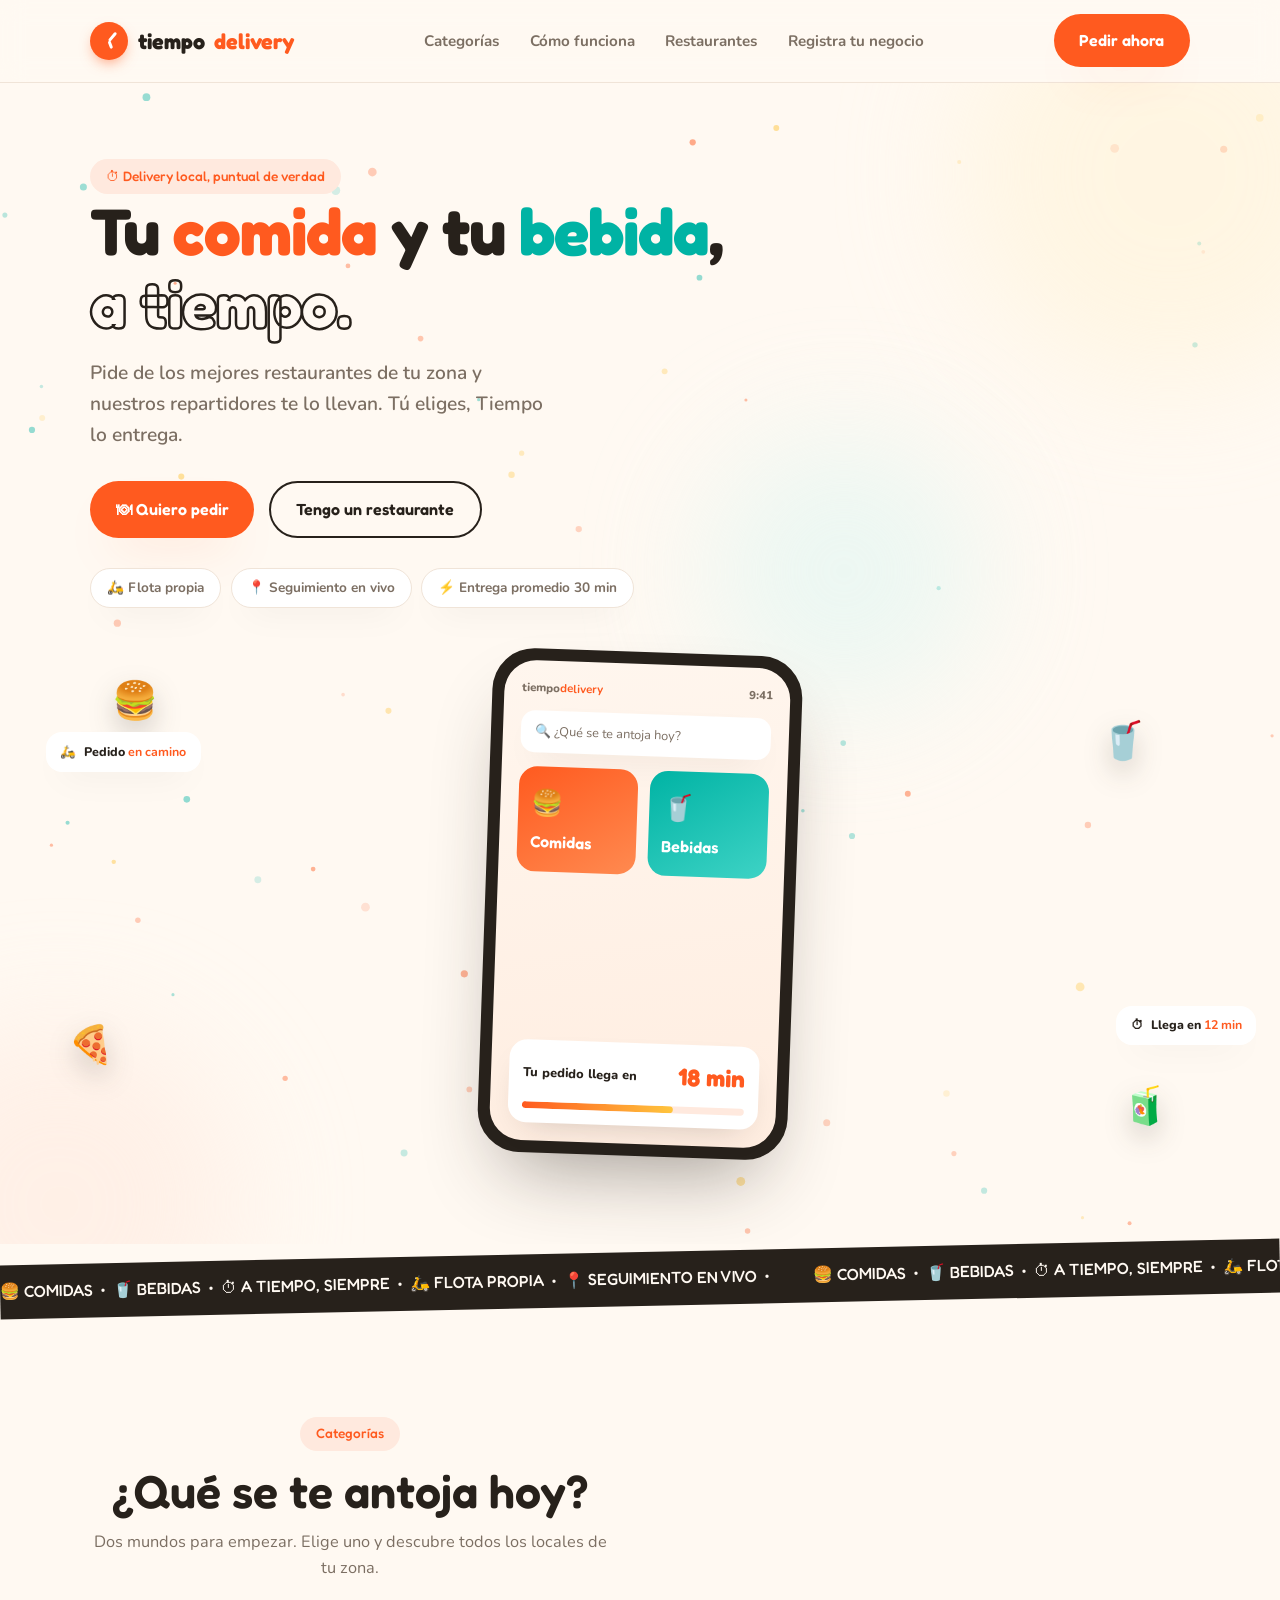
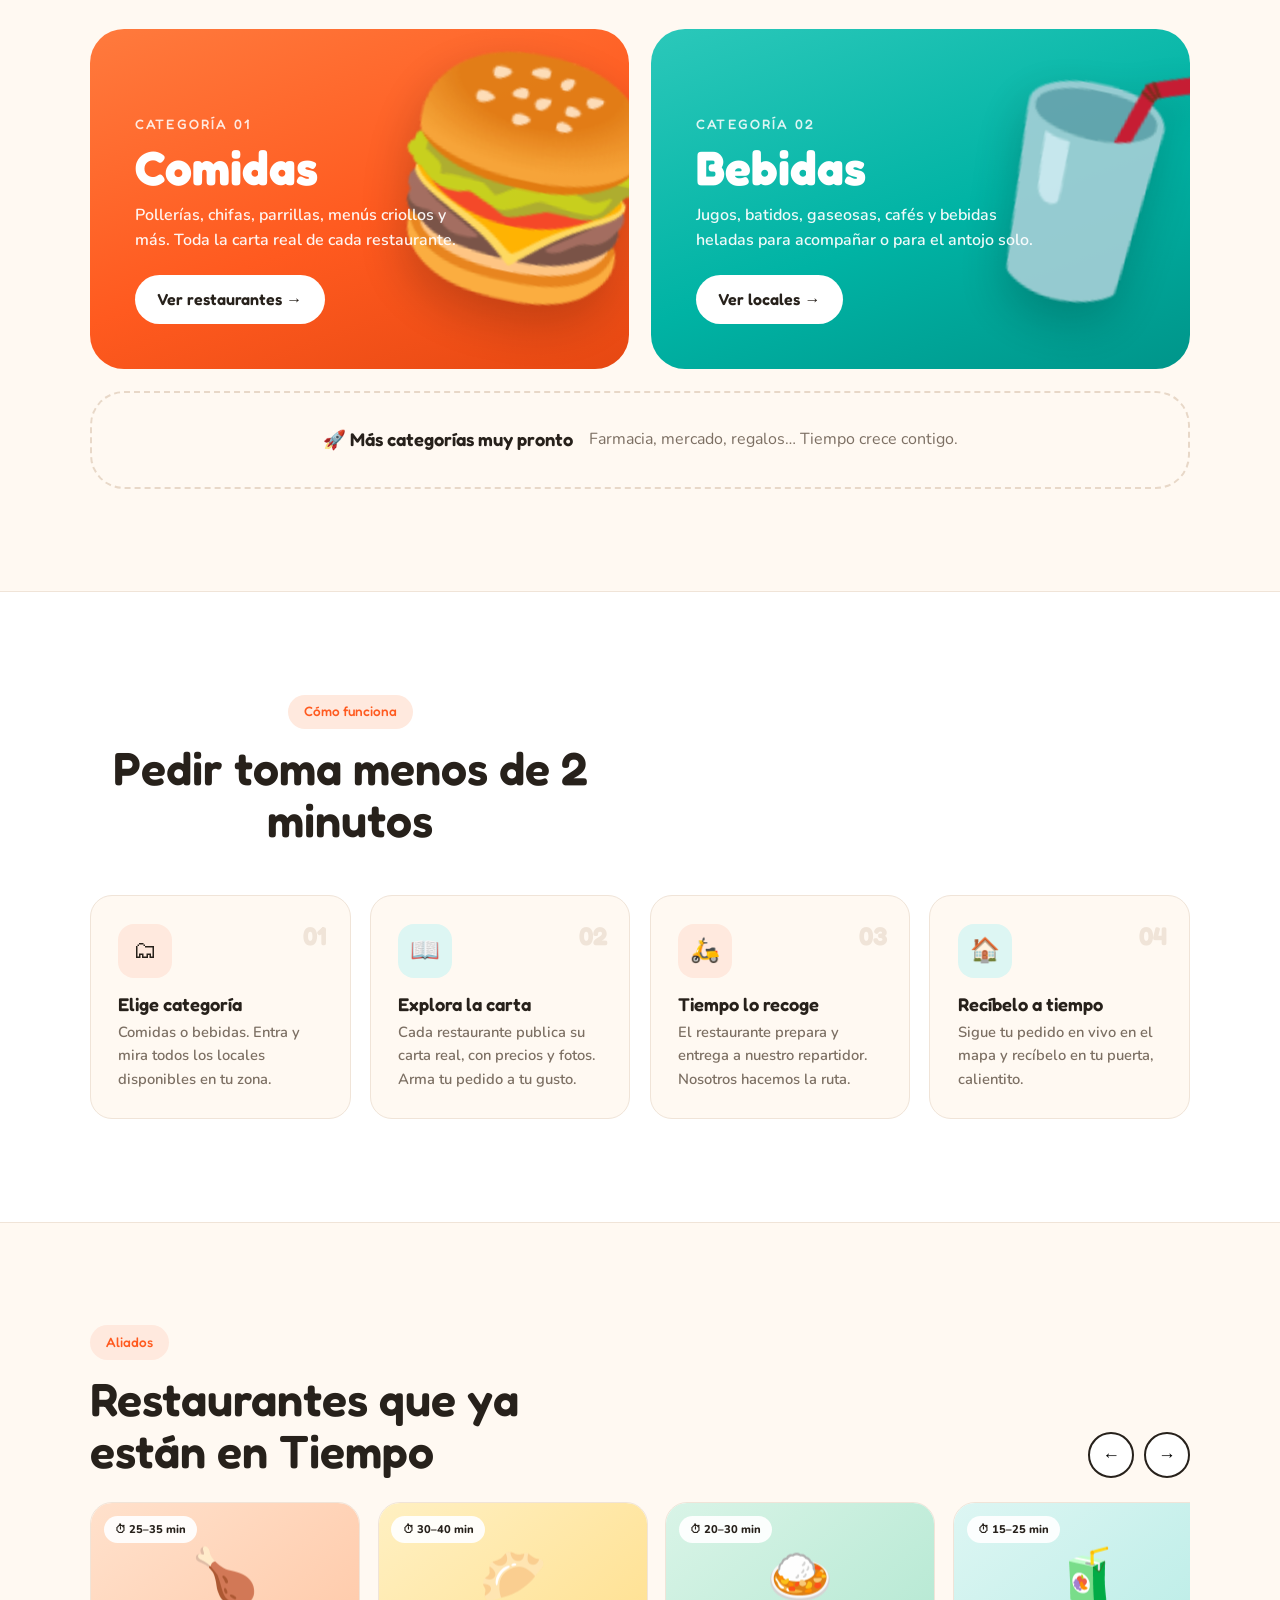
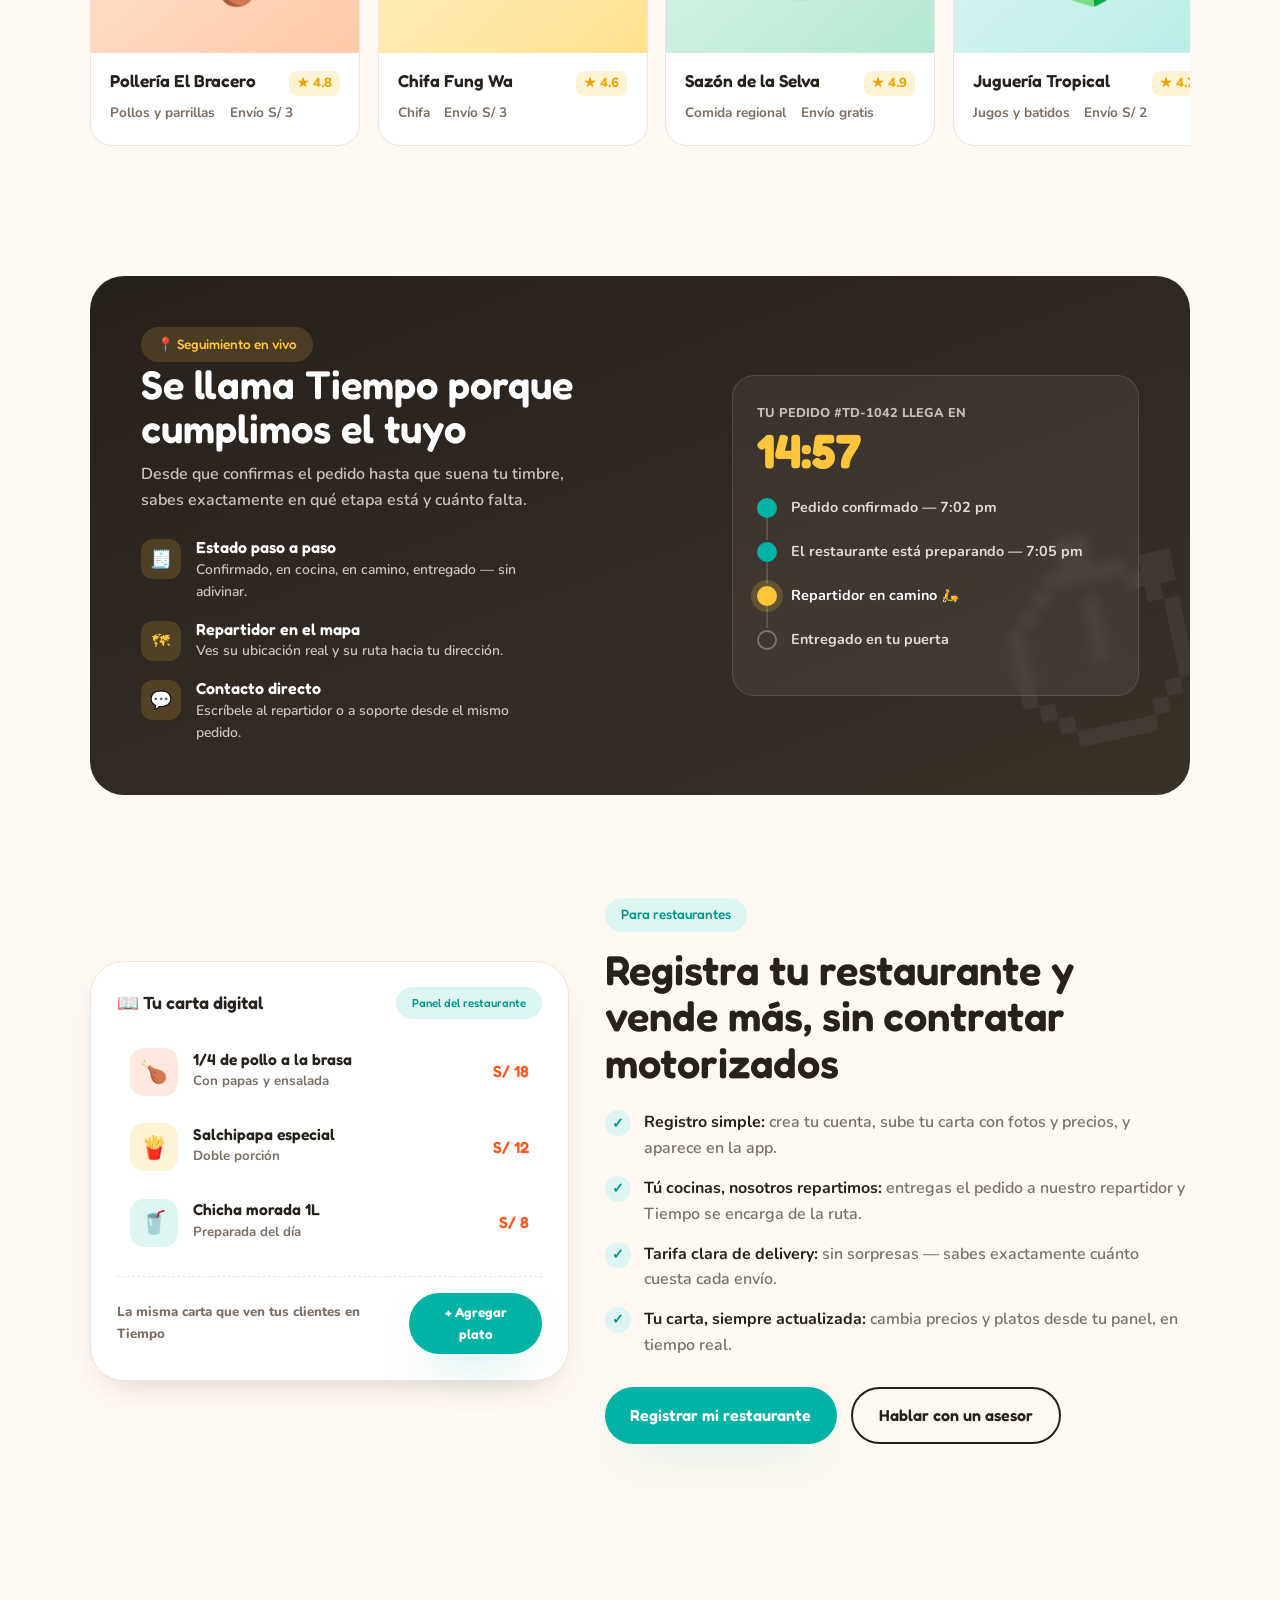
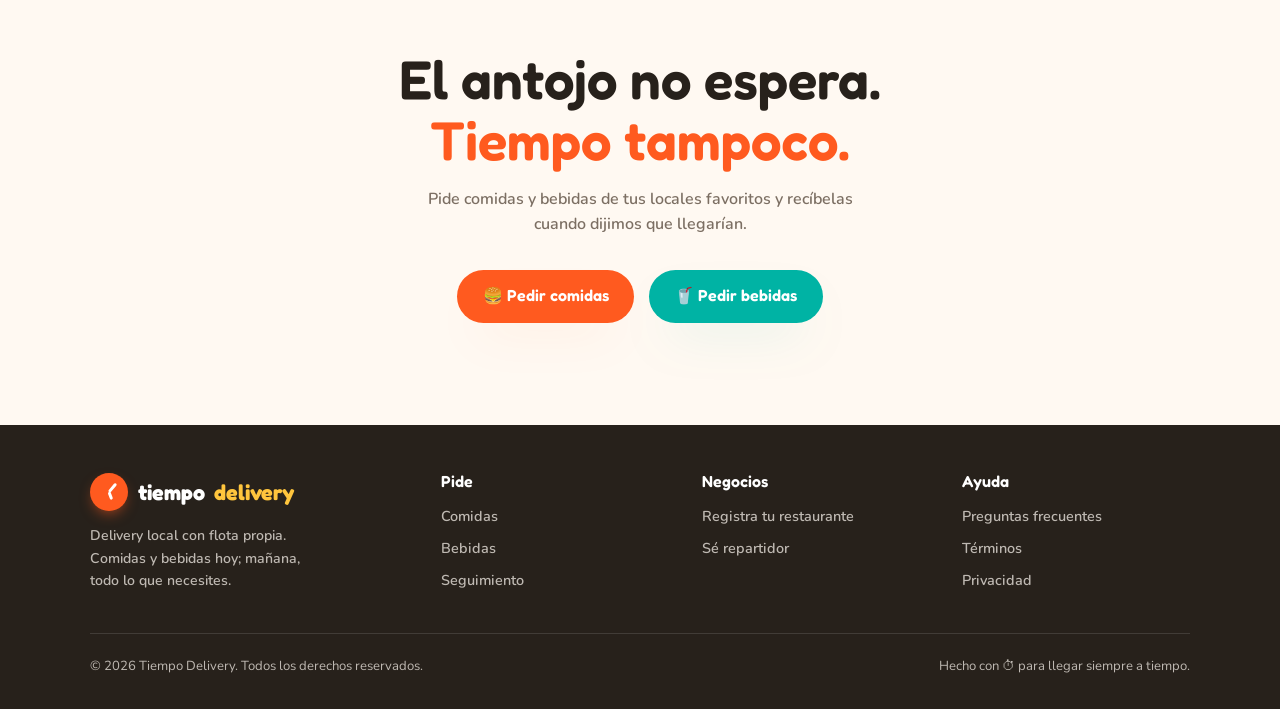
<file: public/sample/index.html>
<!DOCTYPE html>
<html lang="es">
<head>
<meta charset="UTF-8">
<meta name="viewport" content="width=device-width, initial-scale=1">
<title>Tiempo Delivery — Comidas y bebidas a tu puerta, a tiempo</title>
<link rel="preconnect" href="https://fonts.googleapis.com">
<link rel="preconnect" href="https://fonts.gstatic.com" crossorigin>
<link href="https://fonts.googleapis.com/css2?family=Fredoka:wght@400;500;600;700&family=Nunito:wght@400;600;700;800&display=swap" rel="stylesheet">
<style>
:root{
  --bg:#FFF9F2;
  --surface:#FFFFFF;
  --ink:#27211B;
  --muted:#7C6F63;
  --primary:#FF5A1F;
  --primary-deep:#E64812;
  --primary-soft:#FFE9DE;
  --accent:#FFC53D;
  --accent-soft:#FFF3D6;
  --drink:#00B3A4;
  --drink-deep:#00958A;
  --drink-soft:#DDF6F3;
  --line:#F0E4D8;
  --radius:22px;
  --radius-lg:34px;
  --shadow:0 24px 48px -24px rgba(255,90,31,0.35);
  --shadow-soft:0 14px 34px -18px rgba(39,33,27,0.25);
  --display:'Fredoka',sans-serif;
  --body:'Nunito',sans-serif;
}
*{box-sizing:border-box;margin:0;padding:0}
html{scroll-behavior:smooth}
body{background:var(--bg);color:var(--ink);font-family:var(--body);line-height:1.6;overflow-x:hidden;-webkit-font-smoothing:antialiased}
img,svg,canvas{max-width:100%;display:block}
a{color:inherit;text-decoration:none}
ul{list-style:none}
button{font:inherit;cursor:pointer;border:none;background:none}
h1,h2,h3,h4{font-family:var(--display);font-weight:600;line-height:1.12}
.container{width:100%;max-width:1180px;margin-inline:auto;padding-inline:clamp(1.25rem,4vw,2.5rem)}
.section{padding-block:clamp(3.5rem,8vw,6.5rem);position:relative}
.eyebrow{display:inline-flex;align-items:center;gap:.5rem;font-family:var(--display);font-weight:500;font-size:.85rem;color:var(--primary);background:var(--primary-soft);padding:.4rem 1rem;border-radius:999px}
.eyebrow.teal{color:var(--drink-deep);background:var(--drink-soft)}
.section-head{max-width:52ch;margin-bottom:clamp(2rem,5vw,3rem)}
.section-head h2{font-size:clamp(1.9rem,3.8vw + .6rem,2.9rem);margin-top:.9rem}
.section-head p{color:var(--muted);margin-top:.7rem;font-size:1.02rem}
.center{text-align:center}
.center .section-head{margin-inline:auto}

/* reveal */
.reveal{opacity:0;transform:translateY(26px);transition:opacity .8s cubic-bezier(.2,.7,.3,1),transform .8s cubic-bezier(.2,.7,.3,1)}
.reveal.in{opacity:1;transform:none}
.reveal[data-delay="1"]{transition-delay:.12s}
.reveal[data-delay="2"]{transition-delay:.24s}
.reveal[data-delay="3"]{transition-delay:.36s}

/* ============ NAV ============ */
header{position:sticky;top:0;z-index:80;background:rgba(255,249,242,.85);backdrop-filter:blur(12px);border-bottom:1px solid var(--line)}
.nav{display:flex;align-items:center;justify-content:space-between;padding-block:.9rem}
.logo{display:flex;align-items:center;gap:.6rem;font-family:var(--display);font-weight:700;font-size:1.35rem}
.logo b{color:var(--primary)}
.clock{width:38px;height:38px;border-radius:50%;background:var(--primary);position:relative;box-shadow:0 6px 14px -4px rgba(255,90,31,.6);flex:0 0 auto}
.clock::before,.clock::after{content:"";position:absolute;left:50%;bottom:50%;transform-origin:bottom center;background:#fff;border-radius:99px}
.clock::before{width:3px;height:11px;transform:translateX(-50%) rotate(40deg);animation:tick 6s linear infinite}
.clock::after{width:3px;height:8px;transform:translateX(-50%) rotate(160deg)}
@keyframes tick{to{transform:translateX(-50%) rotate(400deg)}}
.nav-links{display:none;gap:1.9rem;font-weight:700;font-size:.95rem;color:var(--muted)}
.nav-links a{transition:color .2s}
.nav-links a:hover{color:var(--primary)}
.btn{display:inline-flex;align-items:center;justify-content:center;gap:.5rem;font-family:var(--display);font-weight:600;font-size:1rem;padding:.85rem 1.6rem;border-radius:999px;transition:transform .18s,box-shadow .18s,background .18s;min-height:48px}
.btn-primary{background:var(--primary);color:#fff;box-shadow:var(--shadow)}
.btn-primary:hover{transform:translateY(-3px);background:var(--primary-deep)}
.btn-outline{border:2px solid var(--ink);color:var(--ink)}
.btn-outline:hover{background:var(--ink);color:#fff}
.btn-teal{background:var(--drink);color:#fff;box-shadow:0 24px 48px -24px rgba(0,179,164,.5)}
.btn-teal:hover{transform:translateY(-3px);background:var(--drink-deep)}
.menu-toggle{display:flex;width:44px;height:44px;border-radius:12px;border:2px solid var(--line);align-items:center;justify-content:center;font-size:1.2rem}
.nav-cta{display:none}
@media(min-width:860px){.nav-links{display:flex}.nav-cta{display:inline-flex}.menu-toggle{display:none}}
.mobile-menu{display:none;flex-direction:column;gap:1rem;padding:1.25rem clamp(1.25rem,4vw,2.5rem);background:var(--bg);border-bottom:1px solid var(--line);font-weight:700}
.mobile-menu.open{display:flex}

/* ============ HERO ============ */
.hero{position:relative;padding-block:clamp(2.5rem,6vw,5rem) clamp(3rem,7vw,5.5rem);overflow:hidden}
#particles{position:absolute;inset:0;width:100%;height:100%;pointer-events:none;z-index:0}
.blob{position:absolute;border-radius:50%;filter:blur(60px);opacity:.55;pointer-events:none;z-index:0}
.blob-1{width:420px;height:420px;background:var(--accent-soft);top:-120px;right:-100px}
.blob-2{width:360px;height:360px;background:var(--primary-soft);bottom:-140px;left:-120px}
.blob-3{width:280px;height:280px;background:var(--drink-soft);top:30%;left:55%}
.hero-grid{position:relative;z-index:2;display:grid;gap:2.75rem;grid-template-columns:1fr;align-items:center}
.hero h1{font-size:clamp(2.4rem,6.5vw + .5rem,4.1rem);font-weight:700;letter-spacing:-.015em}
.hero h1 .word-food{color:var(--primary)}
.hero h1 .word-drink{color:var(--drink)}
.hero h1 .stroke{color:transparent;-webkit-text-stroke:2.5px var(--ink)}
.hero p.lead{color:var(--muted);font-size:clamp(1rem,1.3vw + .75rem,1.2rem);max-width:38ch;margin-top:1.1rem;font-weight:600}
.hero-actions{display:flex;flex-wrap:wrap;gap:.9rem;margin-top:1.9rem}
.hero-badges{display:flex;flex-wrap:wrap;gap:.6rem;margin-top:1.9rem}
.badge{display:inline-flex;align-items:center;gap:.45rem;background:var(--surface);border:1.5px solid var(--line);border-radius:999px;padding:.5rem 1rem;font-size:.85rem;font-weight:700;color:var(--muted);box-shadow:var(--shadow-soft)}

/* hero phone mock */
.hero-visual{position:relative;display:flex;justify-content:center}
.phone{position:relative;width:min(310px,80vw);background:var(--ink);border-radius:42px;padding:12px;box-shadow:0 40px 80px -30px rgba(39,33,27,.45);transform:rotate(2deg)}
.phone-screen{background:linear-gradient(170deg,#FFF6EE,#FFEDE0);border-radius:32px;padding:1.1rem;min-height:480px;display:flex;flex-direction:column;gap:.9rem}
.phone-top{display:flex;justify-content:space-between;align-items:center;font-size:.72rem;font-weight:800;color:var(--muted)}
.phone-search{background:#fff;border-radius:14px;padding:.65rem .9rem;font-size:.8rem;color:var(--muted);display:flex;gap:.5rem;align-items:center;box-shadow:var(--shadow-soft)}
.phone-cats{display:grid;grid-template-columns:1fr 1fr;gap:.7rem}
.phone-cat{border-radius:18px;padding:1rem .85rem;color:#fff;font-family:var(--display);font-weight:600;font-size:1rem;display:flex;flex-direction:column;gap:.4rem}
.phone-cat span{font-size:1.6rem}
.phone-cat.food{background:linear-gradient(150deg,var(--primary),#FF8A50)}
.phone-cat.drink{background:linear-gradient(150deg,var(--drink),#3ED3C5)}
.phone-order{background:#fff;border-radius:18px;padding:.9rem;box-shadow:var(--shadow-soft);margin-top:auto}
.phone-order .row{display:flex;justify-content:space-between;align-items:center;font-size:.8rem;font-weight:800}
.phone-order .eta{font-family:var(--display);color:var(--primary);font-size:1.5rem;font-weight:700}
.phone-order .bar{height:7px;border-radius:99px;background:var(--primary-soft);margin-top:.6rem;overflow:hidden}
.phone-order .bar i{display:block;height:100%;width:0;border-radius:99px;background:linear-gradient(90deg,var(--primary),var(--accent));animation:fill 3.4s ease-out forwards}
@keyframes fill{to{width:68%}}
.float{position:absolute;font-size:2.3rem;filter:drop-shadow(0 12px 14px rgba(39,33,27,.2));transition:transform .3s ease-out;will-change:transform;z-index:3}
.float-1{top:4%;left:2%}
.float-2{top:12%;right:4%}
.float-3{bottom:16%;left:-2%}
.float-4{bottom:4%;right:2%}
.float-tag{position:absolute;background:var(--surface);border-radius:16px;padding:.6rem .9rem;font-size:.78rem;font-weight:800;box-shadow:var(--shadow-soft);display:flex;gap:.5rem;align-items:center;z-index:3;animation:bob 4.5s ease-in-out infinite}
.float-tag b{color:var(--primary)}
.tag-1{top:16%;left:-4%;animation-delay:.4s}
.tag-2{bottom:22%;right:-6%}
@keyframes bob{0%,100%{transform:translateY(0)}50%{transform:translateY(-12px)}}

/* marquee */
.marquee{background:var(--ink);color:var(--bg);overflow:hidden;padding-block:.9rem;transform:rotate(-1.2deg);margin-block:.5rem}
.marquee-track{display:flex;gap:2.5rem;width:max-content;animation:scrollx 22s linear infinite;font-family:var(--display);font-weight:500;font-size:1rem;white-space:nowrap}
.marquee-track span{display:flex;align-items:center;gap:2.5rem}
@keyframes scrollx{to{transform:translateX(-50%)}}

/* ============ CATEGORÍAS ============ */
.cats-grid{display:grid;gap:1.4rem;grid-template-columns:1fr;perspective:1200px}
.cat-card{position:relative;border-radius:var(--radius-lg);padding:clamp(1.8rem,4vw,2.8rem);min-height:340px;display:flex;flex-direction:column;justify-content:flex-end;color:#fff;overflow:hidden;transform-style:preserve-3d;transition:transform .35s ease,box-shadow .35s ease;cursor:pointer}
.cat-card::after{content:"";position:absolute;inset:0;background:radial-gradient(600px 300px at var(--mx,70%) var(--my,20%),rgba(255,255,255,.28),transparent 60%);opacity:0;transition:opacity .35s}
.cat-card:hover::after{opacity:1}
.cat-card:hover{box-shadow:0 40px 70px -30px rgba(39,33,27,.4)}
.cat-food{background:linear-gradient(160deg,#FF7A3D,var(--primary) 55%,var(--primary-deep))}
.cat-drink{background:linear-gradient(160deg,#2BC8BA,var(--drink) 55%,var(--drink-deep))}
.cat-emoji{position:absolute;top:-8%;right:-6%;font-size:clamp(9rem,20vw,14rem);opacity:.9;transform:rotate(12deg);transition:transform .5s ease;filter:drop-shadow(0 20px 24px rgba(0,0,0,.22))}
.cat-card:hover .cat-emoji{transform:rotate(4deg) scale(1.12)}
.cat-kicker{font-family:var(--display);font-weight:500;font-size:.85rem;letter-spacing:.16em;text-transform:uppercase;opacity:.85}
.cat-card h3{font-size:clamp(2rem,4.5vw,3rem);font-weight:700;margin-block:.3rem .5rem}
.cat-card p{max-width:34ch;font-weight:600;opacity:.94}
.cat-link{margin-top:1.3rem;display:inline-flex;align-items:center;gap:.55rem;background:#fff;color:var(--ink);border-radius:999px;padding:.75rem 1.4rem;font-family:var(--display);font-weight:600;width:fit-content;transition:gap .2s,transform .2s}
.cat-card:hover .cat-link{gap:.9rem;transform:translateY(-2px)}
.cat-soon{border:2.5px dashed #E8D8C8;border-radius:var(--radius-lg);display:flex;flex-direction:column;align-items:center;justify-content:center;gap:.5rem;padding:2rem;color:var(--muted);text-align:center;min-height:180px}
.cat-soon b{font-family:var(--display);font-weight:600;color:var(--ink);font-size:1.15rem}
@media(min-width:768px){.cats-grid{grid-template-columns:1fr 1fr}.cat-soon{grid-column:1/-1;flex-direction:row;min-height:auto;justify-content:center;gap:1rem}}

/* ============ CÓMO FUNCIONA ============ */
.how-bg{background:var(--surface);border-block:1px solid var(--line)}
.steps{display:grid;gap:1.2rem;grid-template-columns:1fr;counter-reset:step}
.step{background:var(--bg);border:1.5px solid var(--line);border-radius:var(--radius);padding:1.7rem;position:relative;transition:transform .25s,box-shadow .25s}
.step:hover{transform:translateY(-6px);box-shadow:var(--shadow-soft)}
.step-icon{width:54px;height:54px;border-radius:16px;display:flex;align-items:center;justify-content:center;font-size:1.5rem;margin-bottom:1rem;background:var(--primary-soft)}
.step:nth-child(even) .step-icon{background:var(--drink-soft)}
.step h3{font-size:1.15rem;margin-bottom:.4rem}
.step p{color:var(--muted);font-size:.92rem;font-weight:600}
.step::before{counter-increment:step;content:"0" counter(step);position:absolute;top:1.2rem;right:1.4rem;font-family:var(--display);font-weight:700;font-size:1.6rem;color:var(--line)}
@media(min-width:768px){.steps{grid-template-columns:repeat(2,1fr)}}
@media(min-width:1024px){.steps{grid-template-columns:repeat(4,1fr)}}

/* ============ RESTAURANTES SLIDER ============ */
.slider-head{display:flex;align-items:flex-end;justify-content:space-between;gap:1rem;flex-wrap:wrap}
.slider-nav{display:flex;gap:.6rem}
.slider-nav button{width:46px;height:46px;border-radius:50%;border:2px solid var(--ink);font-size:1.1rem;transition:background .2s,color .2s;background:var(--surface)}
.slider-nav button:hover{background:var(--ink);color:#fff}
.slider{display:flex;gap:1.1rem;overflow-x:auto;scroll-snap-type:x mandatory;padding:1.5rem .25rem 1.75rem;scrollbar-width:none}
.slider::-webkit-scrollbar{display:none}
.rest-card{flex:0 0 min(270px,78vw);scroll-snap-align:start;background:var(--surface);border:1.5px solid var(--line);border-radius:var(--radius);overflow:hidden;transition:transform .3s,box-shadow .3s}
.rest-card:hover{transform:translateY(-8px) scale(1.02);box-shadow:var(--shadow-soft)}
.rest-thumb{height:150px;display:flex;align-items:center;justify-content:center;font-size:3.4rem;position:relative;overflow:hidden}
.rest-thumb span{transition:transform .45s ease}
.rest-card:hover .rest-thumb span{transform:scale(1.25) rotate(-6deg)}
.rest-tag{position:absolute;top:.8rem;left:.8rem;background:rgba(255,255,255,.92);color:var(--ink);font-size:.7rem;font-weight:800;border-radius:999px;padding:.3rem .7rem}
.rest-body{padding:1.1rem 1.2rem 1.3rem}
.rest-body .top{display:flex;justify-content:space-between;align-items:baseline;gap:.5rem}
.rest-body h3{font-size:1.08rem}
.rating{font-weight:800;font-size:.82rem;color:#E8A500;background:var(--accent-soft);border-radius:8px;padding:.15rem .5rem}
.rest-meta{color:var(--muted);font-size:.85rem;font-weight:700;margin-top:.35rem;display:flex;gap:.9rem}

/* ============ TRACKING ============ */
.track{background:linear-gradient(160deg,var(--ink),#3A3129);color:var(--bg);border-radius:var(--radius-lg);padding:clamp(1.8rem,5vw,3.2rem);display:grid;gap:2.5rem;grid-template-columns:1fr;overflow:hidden;position:relative}
.track::before{content:"⏱";position:absolute;font-size:16rem;opacity:.05;right:-3rem;bottom:-4rem;transform:rotate(-12deg)}
.track h2{font-size:clamp(1.7rem,3.4vw + .5rem,2.5rem);color:#fff}
.track p{color:rgba(255,249,242,.75);font-weight:600;margin-top:.7rem;max-width:44ch}
.track-list{margin-top:1.6rem;display:flex;flex-direction:column;gap:1.1rem}
.track-item{display:flex;gap:.9rem;align-items:flex-start}
.track-dot{width:40px;height:40px;flex:0 0 auto;border-radius:12px;background:rgba(255,197,61,.16);color:var(--accent);display:flex;align-items:center;justify-content:center;font-size:1.1rem}
.track-item h4{color:#fff;font-size:1rem}
.track-item p{font-size:.87rem;margin-top:.1rem}
.track-demo{background:rgba(255,255,255,.06);border:1px solid rgba(255,255,255,.12);border-radius:var(--radius);padding:1.5rem;backdrop-filter:blur(4px)}
.track-demo .eta-big{font-family:var(--display);font-weight:700;font-size:3rem;color:var(--accent);line-height:1}
.track-steps{display:flex;flex-direction:column;gap:0;margin-top:1.4rem}
.tstep{display:flex;gap:.9rem;align-items:flex-start;position:relative;padding-bottom:1.3rem}
.tstep::before{content:"";position:absolute;left:9px;top:22px;bottom:0;width:2px;background:rgba(255,255,255,.15)}
.tstep:last-child::before{display:none}
.tstep i{width:20px;height:20px;border-radius:50%;flex:0 0 auto;border:2px solid rgba(255,255,255,.3);background:transparent;margin-top:2px}
.tstep.done i{background:var(--drink);border-color:var(--drink)}
.tstep.active i{background:var(--accent);border-color:var(--accent);box-shadow:0 0 0 6px rgba(255,197,61,.2);animation:pulse 1.6s ease-in-out infinite}
@keyframes pulse{50%{box-shadow:0 0 0 10px rgba(255,197,61,.08)}}
.tstep span{font-size:.9rem;font-weight:700;color:rgba(255,249,242,.85)}
.tstep.active span{color:#fff}
@media(min-width:900px){.track{grid-template-columns:1.15fr .85fr;align-items:center}}

/* ============ RESTAURANTE PARTNER ============ */
.partner{display:grid;gap:2.25rem;grid-template-columns:1fr;align-items:center}
.partner-visual{background:var(--surface);border:1.5px solid var(--line);border-radius:var(--radius-lg);padding:1.6rem;box-shadow:var(--shadow-soft)}
.menu-row{display:flex;align-items:center;gap:.9rem;padding:.85rem;border-radius:16px;transition:background .2s}
.menu-row:hover{background:var(--bg)}
.menu-row .mi{width:48px;height:48px;border-radius:14px;display:flex;align-items:center;justify-content:center;font-size:1.4rem;background:var(--primary-soft);flex:0 0 auto}
.menu-row div{flex:1}
.menu-row h4{font-size:.98rem}
.menu-row small{color:var(--muted);font-weight:700}
.menu-row .price{font-family:var(--display);font-weight:600;color:var(--primary)}
.partner-benefits{margin-top:1.5rem;display:flex;flex-direction:column;gap:.9rem}
.pb{display:flex;gap:.8rem;align-items:flex-start;font-weight:600;color:var(--muted)}
.pb::before{content:"✓";width:26px;height:26px;flex:0 0 auto;border-radius:50%;background:var(--drink-soft);color:var(--drink-deep);display:flex;align-items:center;justify-content:center;font-weight:800;font-size:.85rem}
.pb b{color:var(--ink)}
@media(min-width:900px){.partner{grid-template-columns:.9fr 1.1fr}}

/* ============ CTA FINAL ============ */
.final{position:relative;text-align:center;overflow:hidden}
.final h2{font-size:clamp(2.1rem,5vw + .5rem,3.4rem);max-width:20ch;margin-inline:auto}
.final h2 em{font-style:normal;color:var(--primary)}
.final p{color:var(--muted);font-weight:600;max-width:44ch;margin:1rem auto 0}
.final-actions{display:flex;flex-wrap:wrap;gap:.9rem;justify-content:center;margin-top:2rem}

/* ============ FOOTER ============ */
footer{background:var(--ink);color:rgba(255,249,242,.7);padding-block:3rem 2rem}
.footer-grid{display:grid;gap:2rem;grid-template-columns:1fr}
.footer-col h4{color:#fff;font-size:1rem;margin-bottom:.9rem}
.footer-col ul{display:flex;flex-direction:column;gap:.55rem;font-size:.9rem;font-weight:600}
.footer-col a:hover{color:var(--accent)}
.footer-bottom{margin-top:2.5rem;padding-top:1.4rem;border-top:1px solid rgba(255,255,255,.12);font-size:.82rem;display:flex;flex-direction:column;gap:.7rem}
@media(min-width:768px){.footer-grid{grid-template-columns:1.4fr 1fr 1fr 1fr}.footer-bottom{flex-direction:row;justify-content:space-between}}

@media(prefers-reduced-motion:reduce){
  *,*::before,*::after{animation:none!important;transition:none!important}
  .reveal{opacity:1;transform:none}
}
</style>
</head>
<body>

<header>
  <nav class="nav container">
    <a class="logo" href="#inicio"><span class="clock" aria-hidden="true"></span>tiempo<b>delivery</b></a>
    <ul class="nav-links">
      <li><a href="#categorias">Categorías</a></li>
      <li><a href="#como-funciona">Cómo funciona</a></li>
      <li><a href="restaurantes.html">Restaurantes</a></li>
      <li><a href="#partner">Registra tu negocio</a></li>
    </ul>
    <a href="#categorias" class="btn btn-primary nav-cta">Pedir ahora</a>
    <button class="menu-toggle" aria-label="Abrir menú" aria-expanded="false">☰</button>
  </nav>
  <div class="mobile-menu" id="mobileMenu">
    <a href="#categorias">Categorías</a>
    <a href="#como-funciona">Cómo funciona</a>
    <a href="restaurantes.html">Restaurantes</a>
    <a href="#partner">Registra tu negocio</a>
    <a href="#categorias" class="btn btn-primary">Pedir ahora</a>
  </div>
</header>

<main id="inicio">

  <!-- HERO -->
  <section class="hero">
    <canvas id="particles" aria-hidden="true"></canvas>
    <div class="blob blob-1" data-parallax="0.25"></div>
    <div class="blob blob-2" data-parallax="0.15"></div>
    <div class="blob blob-3" data-parallax="0.35"></div>

    <div class="container hero-grid">
      <div class="reveal in">
        <span class="eyebrow">⏱ Delivery local, puntual de verdad</span>
        <h1>Tu <span class="word-food">comida</span> y tu <span class="word-drink">bebida</span>,<br><span class="stroke">a tiempo.</span></h1>
        <p class="lead">Pide de los mejores restaurantes de tu zona y nuestros repartidores te lo llevan. Tú eliges, Tiempo lo entrega.</p>
        <div class="hero-actions">
          <a href="#categorias" class="btn btn-primary">🍽 Quiero pedir</a>
          <a href="#partner" class="btn btn-outline">Tengo un restaurante</a>
        </div>
        <div class="hero-badges">
          <span class="badge">🛵 Flota propia</span>
          <span class="badge">📍 Seguimiento en vivo</span>
          <span class="badge">⚡ Entrega promedio 30 min</span>
        </div>
      </div>

      <div class="hero-visual">
        <span class="float float-1" data-follow="26">🍔</span>
        <span class="float float-2" data-follow="-20">🥤</span>
        <span class="float float-3" data-follow="18">🍕</span>
        <span class="float float-4" data-follow="-28">🧃</span>
        <div class="float-tag tag-1">🛵 <span>Pedido <b>en camino</b></span></div>
        <div class="float-tag tag-2">⏱ <span>Llega en <b>12 min</b></span></div>

        <div class="phone" data-tilt>
          <div class="phone-screen">
            <div class="phone-top"><span>tiempo<b style="color:var(--primary)">delivery</b></span><span>9:41</span></div>
            <div class="phone-search">🔍 ¿Qué se te antoja hoy?</div>
            <div class="phone-cats">
              <div class="phone-cat food"><span>🍔</span>Comidas</div>
              <div class="phone-cat drink"><span>🥤</span>Bebidas</div>
            </div>
            <div class="phone-order">
              <div class="row"><span>Tu pedido llega en</span><span class="eta">18 min</span></div>
              <div class="bar"><i></i></div>
            </div>
          </div>
        </div>
      </div>
    </div>
  </section>

  <!-- MARQUEE -->
  <div class="marquee" aria-hidden="true">
    <div class="marquee-track">
      <span>🍔 COMIDAS &nbsp;•&nbsp; 🥤 BEBIDAS &nbsp;•&nbsp; ⏱ A TIEMPO, SIEMPRE &nbsp;•&nbsp; 🛵 FLOTA PROPIA &nbsp;•&nbsp; 📍 SEGUIMIENTO EN VIVO &nbsp;•&nbsp;</span>
      <span>🍔 COMIDAS &nbsp;•&nbsp; 🥤 BEBIDAS &nbsp;•&nbsp; ⏱ A TIEMPO, SIEMPRE &nbsp;•&nbsp; 🛵 FLOTA PROPIA &nbsp;•&nbsp; 📍 SEGUIMIENTO EN VIVO &nbsp;•&nbsp;</span>
    </div>
  </div>

  <!-- CATEGORÍAS -->
  <section class="section" id="categorias">
    <div class="container">
      <div class="section-head center reveal">
        <span class="eyebrow">Categorías</span>
        <h2>¿Qué se te antoja hoy?</h2>
        <p>Dos mundos para empezar. Elige uno y descubre todos los locales de tu zona.</p>
      </div>

      <div class="cats-grid">
        <a href="restaurantes.html" class="cat-card cat-food reveal" data-tilt data-glow>
          <span class="cat-emoji" aria-hidden="true">🍔</span>
          <span class="cat-kicker">Categoría 01</span>
          <h3>Comidas</h3>
          <p>Pollerías, chifas, parrillas, menús criollos y más. Toda la carta real de cada restaurante.</p>
          <span class="cat-link">Ver restaurantes →</span>
        </a>

        <a href="restaurantes.html?cat=bebidas" class="cat-card cat-drink reveal" data-delay="1" data-tilt data-glow>
          <span class="cat-emoji" aria-hidden="true">🥤</span>
          <span class="cat-kicker">Categoría 02</span>
          <h3>Bebidas</h3>
          <p>Jugos, batidos, gaseosas, cafés y bebidas heladas para acompañar o para el antojo solo.</p>
          <span class="cat-link">Ver locales →</span>
        </a>

        <div class="cat-soon reveal" data-delay="2">
          <b>🚀 Más categorías muy pronto</b>
          <span>Farmacia, mercado, regalos… Tiempo crece contigo.</span>
        </div>
      </div>
    </div>
  </section>

  <!-- CÓMO FUNCIONA -->
  <section class="section how-bg" id="como-funciona">
    <div class="container">
      <div class="section-head center reveal">
        <span class="eyebrow">Cómo funciona</span>
        <h2>Pedir toma menos de 2 minutos</h2>
      </div>
      <div class="steps">
        <div class="step reveal"><div class="step-icon">🗂</div><h3>Elige categoría</h3><p>Comidas o bebidas. Entra y mira todos los locales disponibles en tu zona.</p></div>
        <div class="step reveal" data-delay="1"><div class="step-icon">📖</div><h3>Explora la carta</h3><p>Cada restaurante publica su carta real, con precios y fotos. Arma tu pedido a tu gusto.</p></div>
        <div class="step reveal" data-delay="2"><div class="step-icon">🛵</div><h3>Tiempo lo recoge</h3><p>El restaurante prepara y entrega a nuestro repartidor. Nosotros hacemos la ruta.</p></div>
        <div class="step reveal" data-delay="3"><div class="step-icon">🏠</div><h3>Recíbelo a tiempo</h3><p>Sigue tu pedido en vivo en el mapa y recíbelo en tu puerta, calientito.</p></div>
      </div>
    </div>
  </section>

  <!-- RESTAURANTES -->
  <section class="section" id="restaurantes">
    <div class="container">
      <div class="slider-head reveal">
        <div class="section-head" style="margin-bottom:0">
          <span class="eyebrow">Aliados</span>
          <h2>Restaurantes que ya están en Tiempo</h2>
        </div>
        <div class="slider-nav">
          <button id="prevBtn" aria-label="Anterior">←</button>
          <button id="nextBtn" aria-label="Siguiente">→</button>
        </div>
      </div>

      <div class="slider" id="slider">
        <a href="carta.html" class="rest-card">
          <div class="rest-thumb" style="background:linear-gradient(140deg,#FFE1CC,#FFC9A8)"><span>🍗</span><span class="rest-tag">⏱ 25–35 min</span></div>
          <div class="rest-body"><div class="top"><h3>Pollería El Bracero</h3><span class="rating">★ 4.8</span></div><div class="rest-meta"><span>Pollos y parrillas</span><span>Envío S/ 3</span></div></div>
        </a>
        <a href="carta.html" class="rest-card">
          <div class="rest-thumb" style="background:linear-gradient(140deg,#FFF0C2,#FFE08F)"><span>🥟</span><span class="rest-tag">⏱ 30–40 min</span></div>
          <div class="rest-body"><div class="top"><h3>Chifa Fung Wa</h3><span class="rating">★ 4.6</span></div><div class="rest-meta"><span>Chifa</span><span>Envío S/ 3</span></div></div>
        </a>
        <a href="carta.html" class="rest-card">
          <div class="rest-thumb" style="background:linear-gradient(140deg,#D9F4E7,#B4E8D2)"><span>🍛</span><span class="rest-tag">⏱ 20–30 min</span></div>
          <div class="rest-body"><div class="top"><h3>Sazón de la Selva</h3><span class="rating">★ 4.9</span></div><div class="rest-meta"><span>Comida regional</span><span>Envío gratis</span></div></div>
        </a>
        <a href="carta.html" class="rest-card">
          <div class="rest-thumb" style="background:linear-gradient(140deg,#DDF6F3,#B8ECE6)"><span>🧃</span><span class="rest-tag">⏱ 15–25 min</span></div>
          <div class="rest-body"><div class="top"><h3>Juguería Tropical</h3><span class="rating">★ 4.7</span></div><div class="rest-meta"><span>Jugos y batidos</span><span>Envío S/ 2</span></div></div>
        </a>
        <a href="carta.html" class="rest-card">
          <div class="rest-thumb" style="background:linear-gradient(140deg,#FFE3E0,#FFC7C2)"><span>🍕</span><span class="rest-tag">⏱ 30–40 min</span></div>
          <div class="rest-body"><div class="top"><h3>Pizzería La Leña</h3><span class="rating">★ 4.5</span></div><div class="rest-meta"><span>Pizzas al horno</span><span>Envío S/ 3</span></div></div>
        </a>
      </div>
    </div>
  </section>

  <!-- TRACKING -->
  <section class="section" style="padding-top:0" id="seguimiento">
    <div class="container">
      <div class="track reveal">
        <div>
          <span class="eyebrow" style="background:rgba(255,197,61,.15);color:var(--accent)">📍 Seguimiento en vivo</span>
          <h2>Se llama Tiempo porque cumplimos el tuyo</h2>
          <p>Desde que confirmas el pedido hasta que suena tu timbre, sabes exactamente en qué etapa está y cuánto falta.</p>
          <div class="track-list">
            <div class="track-item"><div class="track-dot">🧾</div><div><h4>Estado paso a paso</h4><p>Confirmado, en cocina, en camino, entregado — sin adivinar.</p></div></div>
            <div class="track-item"><div class="track-dot">🗺</div><div><h4>Repartidor en el mapa</h4><p>Ves su ubicación real y su ruta hacia tu dirección.</p></div></div>
            <div class="track-item"><div class="track-dot">💬</div><div><h4>Contacto directo</h4><p>Escríbele al repartidor o a soporte desde el mismo pedido.</p></div></div>
          </div>
        </div>
        <div class="track-demo">
          <span style="font-size:.8rem;font-weight:800;opacity:.7">TU PEDIDO #TD-1042 LLEGA EN</span>
          <div class="eta-big" id="etaCounter">14:59</div>
          <div class="track-steps">
            <div class="tstep done"><i></i><span>Pedido confirmado — 7:02 pm</span></div>
            <div class="tstep done"><i></i><span>El restaurante está preparando — 7:05 pm</span></div>
            <div class="tstep active"><i></i><span>Repartidor en camino 🛵</span></div>
            <div class="tstep"><i></i><span>Entregado en tu puerta</span></div>
          </div>
        </div>
      </div>
    </div>
  </section>

  <!-- PARTNER -->
  <section class="section" id="partner" style="padding-top:0">
    <div class="container partner">
      <div class="partner-visual reveal">
        <div style="display:flex;justify-content:space-between;align-items:center;margin-bottom:1rem">
          <h3 style="font-size:1.1rem">📖 Tu carta digital</h3>
          <span class="eyebrow teal" style="font-size:.72rem">Panel del restaurante</span>
        </div>
        <div class="menu-row"><div class="mi">🍗</div><div><h4>1/4 de pollo a la brasa</h4><small>Con papas y ensalada</small></div><span class="price">S/ 18</span></div>
        <div class="menu-row"><div class="mi" style="background:var(--accent-soft)">🍟</div><div><h4>Salchipapa especial</h4><small>Doble porción</small></div><span class="price">S/ 12</span></div>
        <div class="menu-row"><div class="mi" style="background:var(--drink-soft)">🥤</div><div><h4>Chicha morada 1L</h4><small>Preparada del día</small></div><span class="price">S/ 8</span></div>
        <div style="margin-top:1rem;padding-top:1rem;border-top:1.5px dashed var(--line);display:flex;justify-content:space-between;align-items:center">
          <small style="font-weight:800;color:var(--muted)">La misma carta que ven tus clientes en Tiempo</small>
          <button class="btn btn-teal" style="min-height:auto;padding:.55rem 1.1rem;font-size:.85rem">+ Agregar plato</button>
        </div>
      </div>

      <div class="reveal" data-delay="1">
        <span class="eyebrow teal">Para restaurantes</span>
        <h2 style="font-size:clamp(1.8rem,3.6vw + .5rem,2.6rem);margin-top:.9rem">Registra tu restaurante y vende más, sin contratar motorizados</h2>
        <div class="partner-benefits">
          <div class="pb"><span><b>Registro simple:</b> crea tu cuenta, sube tu carta con fotos y precios, y aparece en la app.</span></div>
          <div class="pb"><span><b>Tú cocinas, nosotros repartimos:</b> entregas el pedido a nuestro repartidor y Tiempo se encarga de la ruta.</span></div>
          <div class="pb"><span><b>Tarifa clara de delivery:</b> sin sorpresas — sabes exactamente cuánto cuesta cada envío.</span></div>
          <div class="pb"><span><b>Tu carta, siempre actualizada:</b> cambia precios y platos desde tu panel, en tiempo real.</span></div>
        </div>
        <div style="margin-top:1.8rem;display:flex;gap:.9rem;flex-wrap:wrap">
          <a href="#" class="btn btn-teal">Registrar mi restaurante</a>
          <a href="#" class="btn btn-outline">Hablar con un asesor</a>
        </div>
      </div>
    </div>
  </section>

  <!-- CTA FINAL -->
  <section class="section final">
    <div class="container reveal">
      <h2>El antojo no espera.<br><em>Tiempo tampoco.</em></h2>
      <p>Pide comidas y bebidas de tus locales favoritos y recíbelas cuando dijimos que llegarían.</p>
      <div class="final-actions">
        <a href="restaurantes.html" class="btn btn-primary">🍔 Pedir comidas</a>
        <a href="restaurantes.html?cat=bebidas" class="btn btn-teal">🥤 Pedir bebidas</a>
      </div>
    </div>
  </section>
</main>

<footer>
  <div class="container">
    <div class="footer-grid">
      <div class="footer-col">
        <a class="logo" href="#inicio" style="color:#fff"><span class="clock"></span>tiempo<b style="color:var(--accent)">delivery</b></a>
        <p style="font-size:.88rem;margin-top:.9rem;max-width:30ch;font-weight:600">Delivery local con flota propia. Comidas y bebidas hoy; mañana, todo lo que necesites.</p>
      </div>
      <div class="footer-col"><h4>Pide</h4><ul><li><a href="restaurantes.html">Comidas</a></li><li><a href="restaurantes.html?cat=bebidas">Bebidas</a></li><li><a href="#seguimiento">Seguimiento</a></li></ul></div>
      <div class="footer-col"><h4>Negocios</h4><ul><li><a href="#partner">Registra tu restaurante</a></li><li><a href="#">Sé repartidor</a></li></ul></div>
      <div class="footer-col"><h4>Ayuda</h4><ul><li><a href="#">Preguntas frecuentes</a></li><li><a href="#">Términos</a></li><li><a href="#">Privacidad</a></li></ul></div>
    </div>
    <div class="footer-bottom">
      <span>© 2026 Tiempo Delivery. Todos los derechos reservados.</span>
      <span>Hecho con ⏱ para llegar siempre a tiempo.</span>
    </div>
  </div>
</footer>

<script>
/* ---------- Reveal on scroll ---------- */
const io = new IntersectionObserver(es => es.forEach(e => {
  if (e.isIntersecting){ e.target.classList.add('in'); io.unobserve(e.target); }
}), {threshold:.14});
document.querySelectorAll('.reveal').forEach(el => io.observe(el));

/* ---------- Mobile menu ---------- */
const toggle = document.querySelector('.menu-toggle');
const menu = document.getElementById('mobileMenu');
toggle.addEventListener('click', () => {
  const open = menu.classList.toggle('open');
  toggle.setAttribute('aria-expanded', open);
});
menu.querySelectorAll('a').forEach(a => a.addEventListener('click', () => menu.classList.remove('open')));

const reduceMotion = window.matchMedia('(prefers-reduced-motion: reduce)').matches;

/* ---------- Parallax blobs ---------- */
if (!reduceMotion){
  const pl = document.querySelectorAll('[data-parallax]');
  window.addEventListener('scroll', () => {
    const y = window.scrollY;
    pl.forEach(el => { el.style.transform = `translateY(${y * el.dataset.parallax}px)`; });
  }, {passive:true});
}

/* ---------- Cursor-follow floats ---------- */
if (!reduceMotion && matchMedia('(pointer:fine)').matches){
  const floats = document.querySelectorAll('[data-follow]');
  window.addEventListener('mousemove', e => {
    const cx = innerWidth/2, cy = innerHeight/2;
    const dx = (e.clientX - cx)/cx, dy = (e.clientY - cy)/cy;
    floats.forEach(f => {
      const k = parseFloat(f.dataset.follow);
      f.style.transform = `translate(${dx*k}px, ${dy*k}px)`;
    });
  }, {passive:true});
}

/* ---------- 3D tilt + glow ---------- */
if (!reduceMotion && matchMedia('(pointer:fine)').matches){
  document.querySelectorAll('[data-tilt]').forEach(card => {
    card.addEventListener('mousemove', e => {
      const r = card.getBoundingClientRect();
      const x = (e.clientX - r.left)/r.width, y = (e.clientY - r.top)/r.height;
      card.style.transform = `rotateY(${(x-.5)*10}deg) rotateX(${(.5-y)*8}deg)`;
      if (card.hasAttribute('data-glow')){
        card.style.setProperty('--mx', (x*100)+'%');
        card.style.setProperty('--my', (y*100)+'%');
      }
    });
    card.addEventListener('mouseleave', () => { card.style.transform = ''; });
  });
}

/* ---------- Slider ---------- */
const slider = document.getElementById('slider');
const cardW = () => slider.querySelector('.rest-card').offsetWidth + 18;
document.getElementById('prevBtn').onclick = () => slider.scrollBy({left:-cardW(), behavior:'smooth'});
document.getElementById('nextBtn').onclick = () => slider.scrollBy({left: cardW(), behavior:'smooth'});

/* ---------- ETA countdown ---------- */
let secs = 14*60 + 59;
const eta = document.getElementById('etaCounter');
setInterval(() => {
  if (secs <= 0) return;
  secs--;
  eta.textContent = String(Math.floor(secs/60)).padStart(2,'0') + ':' + String(secs%60).padStart(2,'0');
}, 1000);

/* ---------- Canvas particles (reaccionan al cursor) ---------- */
(() => {
  if (reduceMotion) return;
  const cv = document.getElementById('particles');
  const ctx = cv.getContext('2d');
  const hero = document.querySelector('.hero');
  let W, H, parts = [];
  const COLORS = ['#FF5A1F','#FFC53D','#00B3A4'];
  const mouse = {x:-999, y:-999};

  function size(){
    W = cv.width = hero.offsetWidth;
    H = cv.height = hero.offsetHeight;
    const n = Math.min(70, Math.floor(W/16));
    parts = Array.from({length:n}, () => ({
      x: Math.random()*W, y: Math.random()*H,
      r: Math.random()*3 + 1.5,
      vx: (Math.random()-.5)*.4, vy: (Math.random()-.5)*.4,
      c: COLORS[Math.floor(Math.random()*COLORS.length)],
      a: Math.random()*.35 + .15
    }));
  }
  size();
  window.addEventListener('resize', size);

  hero.addEventListener('mousemove', e => {
    const r = cv.getBoundingClientRect();
    mouse.x = e.clientX - r.left; mouse.y = e.clientY - r.top;
  });
  hero.addEventListener('mouseleave', () => { mouse.x = mouse.y = -999; });

  (function draw(){
    ctx.clearRect(0,0,W,H);
    parts.forEach(p => {
      const dx = p.x - mouse.x, dy = p.y - mouse.y;
      const d = Math.hypot(dx,dy);
      if (d < 120 && d > 0){           // el cursor empuja las partículas
        p.vx += (dx/d)*.35; p.vy += (dy/d)*.35;
      }
      p.vx *= .96; p.vy *= .96;        // fricción
      p.x += p.vx; p.y += p.vy;
      if (p.x < 0) p.x = W; if (p.x > W) p.x = 0;
      if (p.y < 0) p.y = H; if (p.y > H) p.y = 0;
      ctx.globalAlpha = p.a;
      ctx.fillStyle = p.c;
      ctx.beginPath(); ctx.arc(p.x, p.y, p.r, 0, Math.PI*2); ctx.fill();
    });
    ctx.globalAlpha = 1;
    requestAnimationFrame(draw);
  })();
})();
</script>
</body>
</html>
</file>
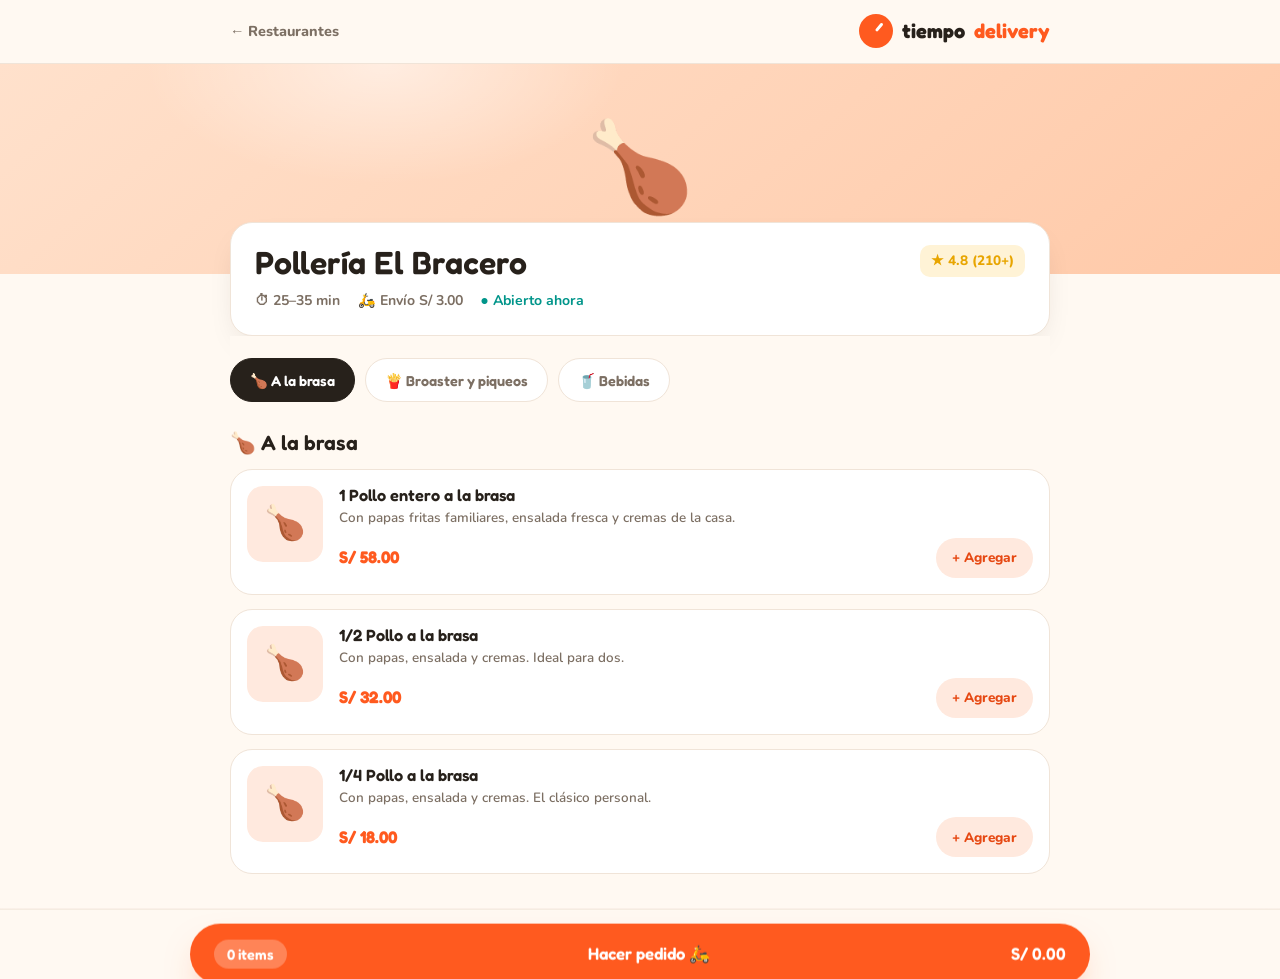
<file: public/sample/carta.html>
<!DOCTYPE html>
<html lang="es">
<head>
<meta charset="UTF-8">
<meta name="viewport" content="width=device-width, initial-scale=1">
<title>Pollería El Bracero — Tiempo Delivery</title>
<link rel="preconnect" href="https://fonts.googleapis.com">
<link rel="preconnect" href="https://fonts.gstatic.com" crossorigin>
<link href="https://fonts.googleapis.com/css2?family=Fredoka:wght@400;500;600;700&family=Nunito:wght@400;600;700;800&display=swap" rel="stylesheet">
<style>
:root{
  --bg:#FFF9F2;--surface:#fff;--ink:#27211B;--muted:#7C6F63;
  --primary:#FF5A1F;--primary-deep:#E64812;--primary-soft:#FFE9DE;
  --accent:#FFC53D;--accent-soft:#FFF3D6;
  --drink:#00B3A4;--drink-deep:#00958A;--drink-soft:#DDF6F3;
  --line:#F0E4D8;--radius:22px;
  --shadow-soft:0 14px 34px -18px rgba(39,33,27,.25);
  --display:'Fredoka',sans-serif;--body:'Nunito',sans-serif;
}
*{box-sizing:border-box;margin:0;padding:0}
body{background:var(--bg);color:var(--ink);font-family:var(--body);line-height:1.6;-webkit-font-smoothing:antialiased;padding-bottom:90px}
a{color:inherit;text-decoration:none}button{font:inherit;cursor:pointer;border:none;background:none}
h1,h2,h3{font-family:var(--display);font-weight:600;line-height:1.15}
.container{max-width:900px;margin-inline:auto;padding-inline:clamp(1.25rem,4vw,2.5rem)}

header{position:sticky;top:0;z-index:80;background:rgba(255,249,242,.9);backdrop-filter:blur(12px);border-bottom:1px solid var(--line)}
.nav{display:flex;align-items:center;justify-content:space-between;padding-block:.9rem}
.logo{display:flex;align-items:center;gap:.55rem;font-family:var(--display);font-weight:700;font-size:1.25rem}
.logo b{color:var(--primary)}
.clock{width:34px;height:34px;border-radius:50%;background:var(--primary);position:relative;flex:0 0 auto}
.clock::before{content:"";position:absolute;left:50%;bottom:50%;width:3px;height:10px;background:#fff;border-radius:99px;transform-origin:bottom center;transform:translateX(-50%) rotate(40deg);animation:tick 6s linear infinite}
@keyframes tick{to{transform:translateX(-50%) rotate(400deg)}}
.back{font-weight:800;font-size:.9rem;color:var(--muted)}
.back:hover{color:var(--primary)}

.hero-rest{position:relative;height:210px;background:linear-gradient(140deg,#FFE1CC,#FFC9A8);display:flex;align-items:center;justify-content:center;font-size:5.5rem;overflow:hidden}
.hero-rest::after{content:"";position:absolute;inset:0;background:radial-gradient(400px 200px at 30% 0%,rgba(255,255,255,.5),transparent 60%)}
.rest-info{background:var(--surface);border:1.5px solid var(--line);border-radius:var(--radius);padding:1.4rem 1.5rem;margin-top:-3.25rem;position:relative;z-index:2;box-shadow:var(--shadow-soft)}
.rest-info .row{display:flex;justify-content:space-between;align-items:flex-start;gap:1rem;flex-wrap:wrap}
.rest-info h1{font-size:clamp(1.5rem,4vw,2rem)}
.rating{font-weight:800;font-size:.85rem;color:#E8A500;background:var(--accent-soft);border-radius:10px;padding:.3rem .7rem;white-space:nowrap}
.rest-meta{display:flex;gap:1.1rem;flex-wrap:wrap;color:var(--muted);font-weight:700;font-size:.88rem;margin-top:.5rem}
.rest-meta .ok{color:var(--drink-deep)}

.tabs{display:flex;gap:.6rem;overflow-x:auto;padding-block:1.4rem .4rem;scrollbar-width:none;position:sticky;top:63px;background:var(--bg);z-index:40}
.tabs::-webkit-scrollbar{display:none}
.tab{flex:0 0 auto;padding:.55rem 1.2rem;border-radius:999px;background:var(--surface);border:1.5px solid var(--line);font-family:var(--display);font-weight:600;font-size:.9rem;color:var(--muted);min-height:44px}
.tab.on{background:var(--ink);border-color:var(--ink);color:#fff}

.menu-sec{padding-top:1.4rem}
.menu-sec h2{font-size:1.3rem;margin-bottom:.9rem;display:flex;align-items:center;gap:.5rem}
.dish{display:flex;gap:1rem;background:var(--surface);border:1.5px solid var(--line);border-radius:var(--radius);padding:1rem;margin-bottom:.9rem;transition:transform .25s,box-shadow .25s}
.dish:hover{transform:translateY(-4px);box-shadow:var(--shadow-soft)}
.dish-img{width:76px;height:76px;flex:0 0 auto;border-radius:16px;display:flex;align-items:center;justify-content:center;font-size:2.1rem}
.dish-body{flex:1;min-width:0}
.dish-body h3{font-size:1.02rem}
.dish-body p{color:var(--muted);font-size:.84rem;font-weight:600;margin-top:.15rem}
.dish-foot{display:flex;justify-content:space-between;align-items:center;margin-top:.55rem}
.price{font-family:var(--display);font-weight:700;color:var(--primary);font-size:1.05rem}
.add{background:var(--primary-soft);color:var(--primary-deep);font-weight:800;border-radius:999px;padding:.5rem 1rem;font-size:.85rem;transition:all .2s;min-height:40px}
.add:hover{background:var(--primary);color:#fff}
.qty{display:none;align-items:center;gap:.7rem;background:var(--ink);color:#fff;border-radius:999px;padding:.35rem .5rem}
.qty button{color:#fff;width:30px;height:30px;border-radius:50%;font-weight:800;font-size:1rem}
.qty button:hover{background:rgba(255,255,255,.15)}
.qty b{min-width:16px;text-align:center;font-size:.95rem}
.dish.picked .add{display:none}
.dish.picked .qty{display:flex}

.cart-bar{position:fixed;left:0;right:0;bottom:0;z-index:90;padding:.85rem clamp(1.25rem,4vw,2.5rem);background:rgba(255,249,242,.95);backdrop-filter:blur(10px);border-top:1.5px solid var(--line);transform:translateY(110%);transition:transform .35s cubic-bezier(.2,.7,.3,1)}
.cart-bar.show{transform:none}
.cart-btn{width:100%;max-width:900px;margin-inline:auto;display:flex;justify-content:space-between;align-items:center;background:var(--primary);color:#fff;border-radius:999px;padding:1rem 1.5rem;font-family:var(--display);font-weight:600;font-size:1.05rem;box-shadow:0 18px 36px -14px rgba(255,90,31,.55);transition:transform .2s}
.cart-btn:hover{transform:translateY(-2px)}
.cart-btn .count{background:rgba(255,255,255,.25);border-radius:999px;padding:.2rem .8rem;font-size:.9rem}

/* modal seguimiento */
.overlay{position:fixed;inset:0;background:rgba(39,33,27,.55);z-index:100;display:none;align-items:flex-end;justify-content:center}
.overlay.open{display:flex}
.sheet{background:var(--bg);width:100%;max-width:520px;border-radius:28px 28px 0 0;padding:1.75rem;animation:up .4s cubic-bezier(.2,.7,.3,1)}
@keyframes up{from{transform:translateY(60px);opacity:0}}
.sheet h2{font-size:1.4rem}
.sheet .eta{font-family:var(--display);font-weight:700;font-size:3rem;color:var(--primary);line-height:1;margin-top:.4rem}
.tsteps{margin-top:1.4rem;display:flex;flex-direction:column}
.tstep{display:flex;gap:.9rem;position:relative;padding-bottom:1.25rem}
.tstep::before{content:"";position:absolute;left:9px;top:24px;bottom:0;width:2px;background:var(--line)}
.tstep:last-child{padding-bottom:0}
.tstep:last-child::before{display:none}
.tstep i{width:20px;height:20px;border-radius:50%;flex:0 0 auto;border:2.5px solid var(--line);background:var(--surface);margin-top:2px}
.tstep.done i{background:var(--drink);border-color:var(--drink)}
.tstep.active i{background:var(--accent);border-color:var(--accent);animation:pulse 1.5s ease-in-out infinite}
@keyframes pulse{50%{box-shadow:0 0 0 8px rgba(255,197,61,.25)}}
.tstep div{font-weight:700;font-size:.92rem}
.tstep small{display:block;color:var(--muted);font-weight:600}
.close-sheet{margin-top:1.5rem;width:100%;background:var(--ink);color:#fff;border-radius:999px;padding:1rem;font-family:var(--display);font-weight:600;min-height:48px}
@media(min-width:640px){.overlay{align-items:center}.sheet{border-radius:28px}}
@media(prefers-reduced-motion:reduce){*{animation:none!important;transition:none!important}}
</style>
</head>
<body>

<header>
  <nav class="nav container" style="max-width:900px">
    <a class="back" href="restaurantes.html">← Restaurantes</a>
    <a class="logo" href="index.html"><span class="clock" aria-hidden="true"></span>tiempo<b>delivery</b></a>
  </nav>
</header>

<div class="hero-rest">🍗</div>

<main class="container">
  <div class="rest-info">
    <div class="row">
      <div>
        <h1>Pollería El Bracero</h1>
        <div class="rest-meta">
          <span>⏱ 25–35 min</span>
          <span>🛵 Envío S/ 3.00</span>
          <span class="ok">● Abierto ahora</span>
        </div>
      </div>
      <span class="rating">★ 4.8 (210+)</span>
    </div>
  </div>

  <div class="tabs" id="tabs">
    <button class="tab on" data-t="brasa">🍗 A la brasa</button>
    <button class="tab" data-t="broaster">🍟 Broaster y piqueos</button>
    <button class="tab" data-t="bebidas">🥤 Bebidas</button>
  </div>

  <section class="menu-sec" data-sec="brasa">
    <h2>🍗 A la brasa</h2>
    <div class="dish" data-name="1 Pollo entero a la brasa" data-price="58">
      <div class="dish-img" style="background:var(--primary-soft)">🍗</div>
      <div class="dish-body">
        <h3>1 Pollo entero a la brasa</h3>
        <p>Con papas fritas familiares, ensalada fresca y cremas de la casa.</p>
        <div class="dish-foot"><span class="price">S/ 58.00</span>
          <button class="add">+ Agregar</button>
          <div class="qty"><button class="minus" aria-label="Quitar uno">−</button><b>1</b><button class="plus" aria-label="Agregar uno">+</button></div>
        </div>
      </div>
    </div>
    <div class="dish" data-name="1/2 Pollo a la brasa" data-price="32">
      <div class="dish-img" style="background:var(--primary-soft)">🍗</div>
      <div class="dish-body">
        <h3>1/2 Pollo a la brasa</h3>
        <p>Con papas, ensalada y cremas. Ideal para dos.</p>
        <div class="dish-foot"><span class="price">S/ 32.00</span>
          <button class="add">+ Agregar</button>
          <div class="qty"><button class="minus" aria-label="Quitar uno">−</button><b>1</b><button class="plus" aria-label="Agregar uno">+</button></div>
        </div>
      </div>
    </div>
    <div class="dish" data-name="1/4 Pollo a la brasa" data-price="18">
      <div class="dish-img" style="background:var(--primary-soft)">🍗</div>
      <div class="dish-body">
        <h3>1/4 Pollo a la brasa</h3>
        <p>Con papas, ensalada y cremas. El clásico personal.</p>
        <div class="dish-foot"><span class="price">S/ 18.00</span>
          <button class="add">+ Agregar</button>
          <div class="qty"><button class="minus" aria-label="Quitar uno">−</button><b>1</b><button class="plus" aria-label="Agregar uno">+</button></div>
        </div>
      </div>
    </div>
  </section>

  <section class="menu-sec" data-sec="broaster" hidden>
    <h2>🍟 Broaster y piqueos</h2>
    <div class="dish" data-name="Combo broaster personal" data-price="15">
      <div class="dish-img" style="background:var(--accent-soft)">🍟</div>
      <div class="dish-body">
        <h3>Combo broaster personal</h3>
        <p>2 presas broaster, papas y gaseosa personal.</p>
        <div class="dish-foot"><span class="price">S/ 15.00</span>
          <button class="add">+ Agregar</button>
          <div class="qty"><button class="minus" aria-label="Quitar uno">−</button><b>1</b><button class="plus" aria-label="Agregar uno">+</button></div>
        </div>
      </div>
    </div>
    <div class="dish" data-name="Salchipapa especial" data-price="12">
      <div class="dish-img" style="background:var(--accent-soft)">🌭</div>
      <div class="dish-body">
        <h3>Salchipapa especial</h3>
        <p>Doble porción con huevo frito y queso.</p>
        <div class="dish-foot"><span class="price">S/ 12.00</span>
          <button class="add">+ Agregar</button>
          <div class="qty"><button class="minus" aria-label="Quitar uno">−</button><b>1</b><button class="plus" aria-label="Agregar uno">+</button></div>
        </div>
      </div>
    </div>
  </section>

  <section class="menu-sec" data-sec="bebidas" hidden>
    <h2>🥤 Bebidas</h2>
    <div class="dish" data-name="Chicha morada 1L" data-price="8">
      <div class="dish-img" style="background:var(--drink-soft)">🧃</div>
      <div class="dish-body">
        <h3>Chicha morada 1L</h3>
        <p>Preparada del día, bien helada.</p>
        <div class="dish-foot"><span class="price">S/ 8.00</span>
          <button class="add">+ Agregar</button>
          <div class="qty"><button class="minus" aria-label="Quitar uno">−</button><b>1</b><button class="plus" aria-label="Agregar uno">+</button></div>
        </div>
      </div>
    </div>
    <div class="dish" data-name="Gaseosa 1.5L" data-price="9">
      <div class="dish-img" style="background:var(--drink-soft)">🥤</div>
      <div class="dish-body">
        <h3>Gaseosa 1.5L</h3>
        <p>Elige el sabor al confirmar tu pedido.</p>
        <div class="dish-foot"><span class="price">S/ 9.00</span>
          <button class="add">+ Agregar</button>
          <div class="qty"><button class="minus" aria-label="Quitar uno">−</button><b>1</b><button class="plus" aria-label="Agregar uno">+</button></div>
        </div>
      </div>
    </div>
  </section>
</main>

<div class="cart-bar" id="cartBar">
  <button class="cart-btn" id="checkout">
    <span class="count" id="cartCount">0 items</span>
    <span>Hacer pedido 🛵</span>
    <span id="cartTotal">S/ 0.00</span>
  </button>
</div>

<div class="overlay" id="overlay" role="dialog" aria-modal="true" aria-labelledby="sheetTitle">
  <div class="sheet">
    <h2 id="sheetTitle">🎉 ¡Pedido confirmado!</h2>
    <p style="color:var(--muted);font-weight:700;font-size:.9rem;margin-top:.2rem">Pedido #TD-1043 · Pollería El Bracero</p>
    <div class="eta" id="sheetEta">28:00</div>
    <div class="tsteps">
      <div class="tstep done"><i></i><div>Pedido confirmado<small>El restaurante recibió tu orden</small></div></div>
      <div class="tstep active"><i></i><div>Preparando tu pedido<small>En cocina ahora mismo</small></div></div>
      <div class="tstep"><i></i><div>Repartidor en camino<small>Podrás verlo en el mapa</small></div></div>
      <div class="tstep"><i></i><div>Entregado<small>¡Buen provecho!</small></div></div>
    </div>
    <button class="close-sheet" id="closeSheet">Seguir mirando la carta</button>
  </div>
</div>

<script>
/* Tabs */
const tabs = document.querySelectorAll('.tab');
const secs = document.querySelectorAll('.menu-sec');
tabs.forEach(t => t.onclick = () => {
  tabs.forEach(x => x.classList.remove('on'));
  t.classList.add('on');
  secs.forEach(s => s.hidden = s.dataset.sec !== t.dataset.t);
});

/* Carrito */
const cart = {};
const bar = document.getElementById('cartBar');
const countEl = document.getElementById('cartCount');
const totalEl = document.getElementById('cartTotal');

function refresh(){
  let n = 0, total = 0;
  for (const k in cart){ n += cart[k].q; total += cart[k].q * cart[k].p; }
  countEl.textContent = n + (n === 1 ? ' item' : ' items');
  totalEl.textContent = 'S/ ' + total.toFixed(2);
  bar.classList.toggle('show', n > 0);
}

document.querySelectorAll('.dish').forEach(d => {
  const name = d.dataset.name, price = +d.dataset.price;
  const qtyB = d.querySelector('.qty b');
  d.querySelector('.add').onclick = () => {
    cart[name] = {q:1, p:price}; qtyB.textContent = 1;
    d.classList.add('picked'); refresh();
  };
  d.querySelector('.plus').onclick = () => {
    cart[name].q++; qtyB.textContent = cart[name].q; refresh();
  };
  d.querySelector('.minus').onclick = () => {
    cart[name].q--;
    if (cart[name].q <= 0){ delete cart[name]; d.classList.remove('picked'); }
    else qtyB.textContent = cart[name].q;
    refresh();
  };
});

/* Checkout → seguimiento simulado */
const overlay = document.getElementById('overlay');
let etaTimer = null;
document.getElementById('checkout').onclick = () => {
  overlay.classList.add('open');
  let s = 28 * 60;
  const el = document.getElementById('sheetEta');
  clearInterval(etaTimer);
  etaTimer = setInterval(() => {
    if (s <= 0) return clearInterval(etaTimer);
    s--;
    el.textContent = String(Math.floor(s/60)).padStart(2,'0') + ':' + String(s%60).padStart(2,'0');
  }, 1000);
};
document.getElementById('closeSheet').onclick = () => overlay.classList.remove('open');
overlay.addEventListener('click', e => { if (e.target === overlay) overlay.classList.remove('open'); });
</script>
</body>
</html>
</file>
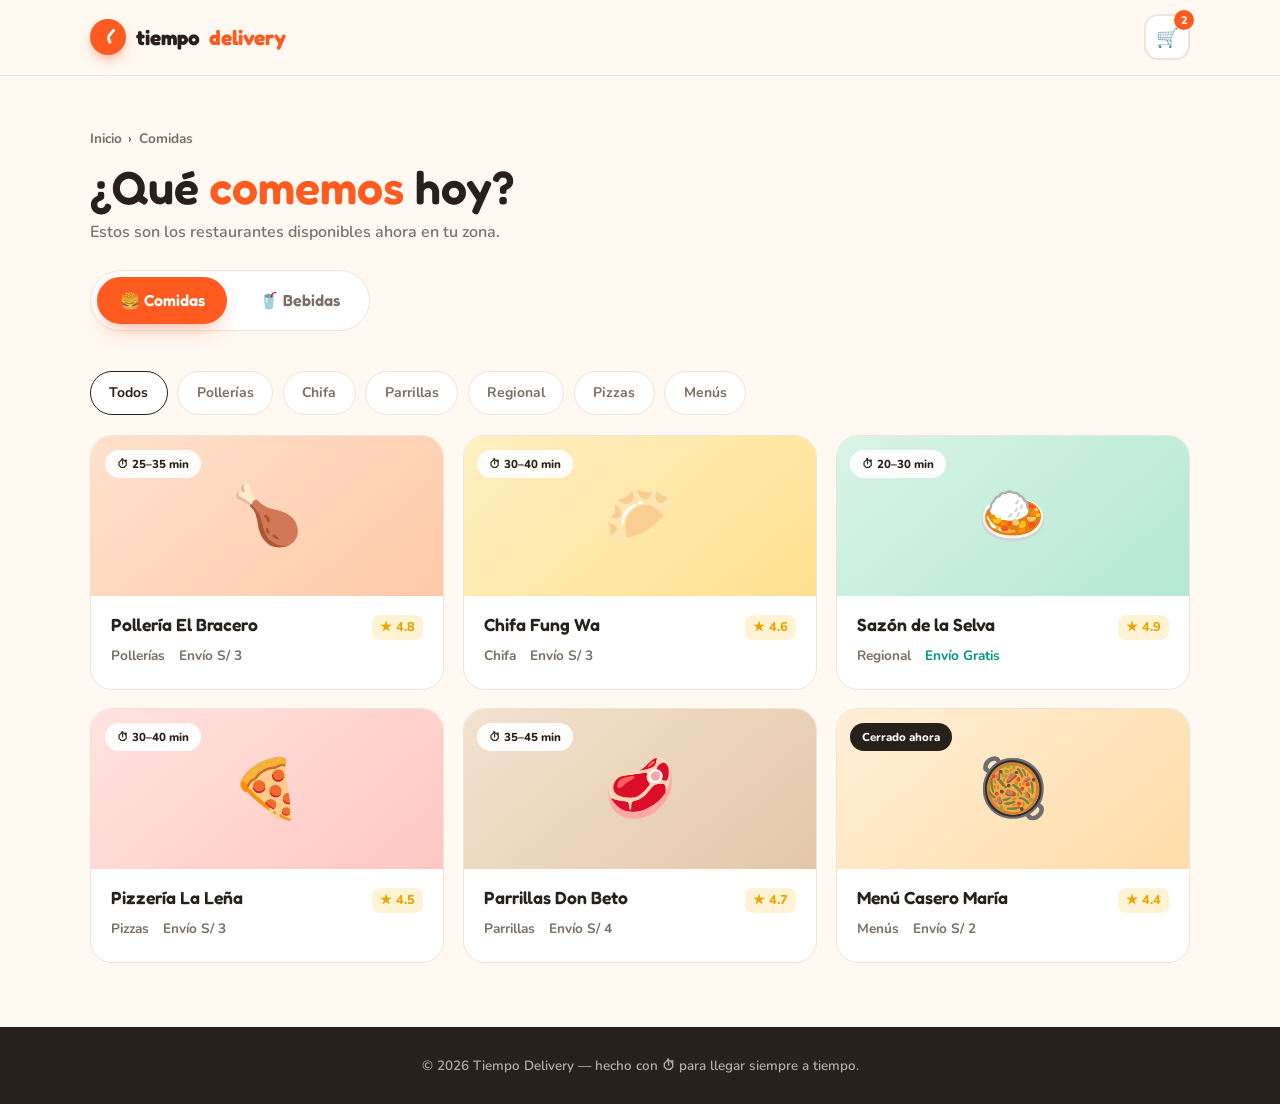
<file: public/sample/restaurantes.html>
<!DOCTYPE html>
<html lang="es">
<head>
<meta charset="UTF-8">
<meta name="viewport" content="width=device-width, initial-scale=1">
<title>Restaurantes — Tiempo Delivery</title>
<link rel="preconnect" href="https://fonts.googleapis.com">
<link rel="preconnect" href="https://fonts.gstatic.com" crossorigin>
<link href="https://fonts.googleapis.com/css2?family=Fredoka:wght@400;500;600;700&family=Nunito:wght@400;600;700;800&display=swap" rel="stylesheet">
<style>
:root{
  --bg:#FFF9F2;--surface:#fff;--ink:#27211B;--muted:#7C6F63;
  --primary:#FF5A1F;--primary-deep:#E64812;--primary-soft:#FFE9DE;
  --accent:#FFC53D;--accent-soft:#FFF3D6;
  --drink:#00B3A4;--drink-deep:#00958A;--drink-soft:#DDF6F3;
  --line:#F0E4D8;--radius:22px;
  --shadow-soft:0 14px 34px -18px rgba(39,33,27,.25);
  --display:'Fredoka',sans-serif;--body:'Nunito',sans-serif;
}
*{box-sizing:border-box;margin:0;padding:0}
body{background:var(--bg);color:var(--ink);font-family:var(--body);line-height:1.6;-webkit-font-smoothing:antialiased}
a{color:inherit;text-decoration:none}ul{list-style:none}button{font:inherit;cursor:pointer;border:none;background:none}
h1,h2,h3{font-family:var(--display);font-weight:600;line-height:1.15}
.container{max-width:1180px;margin-inline:auto;padding-inline:clamp(1.25rem,4vw,2.5rem)}
.reveal{opacity:0;transform:translateY(22px);transition:opacity .7s ease,transform .7s ease}
.reveal.in{opacity:1;transform:none}

header{position:sticky;top:0;z-index:80;background:rgba(255,249,242,.88);backdrop-filter:blur(12px);border-bottom:1px solid var(--line)}
.nav{display:flex;align-items:center;justify-content:space-between;padding-block:.9rem}
.logo{display:flex;align-items:center;gap:.6rem;font-family:var(--display);font-weight:700;font-size:1.3rem}
.logo b{color:var(--primary)}
.clock{width:36px;height:36px;border-radius:50%;background:var(--primary);position:relative;flex:0 0 auto;box-shadow:0 6px 14px -4px rgba(255,90,31,.6)}
.clock::before,.clock::after{content:"";position:absolute;left:50%;bottom:50%;transform-origin:bottom center;background:#fff;border-radius:99px}
.clock::before{width:3px;height:10px;transform:translateX(-50%) rotate(40deg);animation:tick 6s linear infinite}
.clock::after{width:3px;height:7px;transform:translateX(-50%) rotate(160deg)}
@keyframes tick{to{transform:translateX(-50%) rotate(400deg)}}
.cart-btn{position:relative;display:flex;width:46px;height:46px;border-radius:14px;border:2px solid var(--line);align-items:center;justify-content:center;font-size:1.15rem;background:var(--surface)}
.cart-btn span{position:absolute;top:-6px;right:-6px;background:var(--primary);color:#fff;font-size:.68rem;font-weight:800;width:20px;height:20px;border-radius:50%;display:flex;align-items:center;justify-content:center}

.page-head{padding-block:clamp(2rem,5vw,3.25rem) 1.25rem}
.crumbs{font-size:.85rem;font-weight:700;color:var(--muted);display:flex;gap:.4rem;flex-wrap:wrap}
.crumbs a:hover{color:var(--primary)}
.page-head h1{font-size:clamp(1.9rem,4.5vw + .5rem,2.9rem);margin-top:.7rem}
.page-head h1 em{font-style:normal;color:var(--primary)}
.page-head p{color:var(--muted);font-weight:600;margin-top:.4rem}

.cat-switch{display:flex;gap:.6rem;margin-top:1.5rem;background:var(--surface);border:1.5px solid var(--line);border-radius:999px;padding:.4rem;width:fit-content}
.cat-switch button{padding:.65rem 1.4rem;border-radius:999px;font-family:var(--display);font-weight:600;color:var(--muted);transition:all .25s;min-height:44px}
.cat-switch button.active-food{background:var(--primary);color:#fff;box-shadow:0 10px 20px -8px rgba(255,90,31,.5)}
.cat-switch button.active-drink{background:var(--drink);color:#fff;box-shadow:0 10px 20px -8px rgba(0,179,164,.5)}

.toolbar{display:flex;gap:.6rem;overflow-x:auto;padding-block:1.25rem;scrollbar-width:none}
.toolbar::-webkit-scrollbar{display:none}
.chip{flex:0 0 auto;padding:.55rem 1.15rem;border-radius:999px;background:var(--surface);border:1.5px solid var(--line);font-size:.87rem;font-weight:700;color:var(--muted);transition:all .2s;min-height:44px;display:flex;align-items:center;gap:.4rem}
.chip:hover,.chip.on{border-color:var(--ink);color:var(--ink)}

.grid{display:grid;gap:1.15rem;grid-template-columns:1fr;padding-bottom:4rem}
@media(min-width:600px){.grid{grid-template-columns:repeat(2,1fr)}}
@media(min-width:1000px){.grid{grid-template-columns:repeat(3,1fr)}}
.card{background:var(--surface);border:1.5px solid var(--line);border-radius:var(--radius);overflow:hidden;transition:transform .3s,box-shadow .3s;display:block}
.card:hover{transform:translateY(-7px);box-shadow:var(--shadow-soft)}
.thumb{height:160px;display:flex;align-items:center;justify-content:center;font-size:3.6rem;position:relative;overflow:hidden}
.thumb span{transition:transform .45s ease}
.card:hover .thumb span{transform:scale(1.22) rotate(-6deg)}
.pill{position:absolute;top:.85rem;left:.85rem;background:rgba(255,255,255,.94);font-size:.72rem;font-weight:800;border-radius:999px;padding:.3rem .75rem}
.pill.closed{background:var(--ink);color:#fff}
.body{padding:1.15rem 1.25rem 1.35rem}
.body .top{display:flex;justify-content:space-between;align-items:baseline;gap:.5rem}
.body h3{font-size:1.1rem}
.rating{font-weight:800;font-size:.8rem;color:#E8A500;background:var(--accent-soft);border-radius:8px;padding:.15rem .5rem;white-space:nowrap}
.meta{color:var(--muted);font-size:.85rem;font-weight:700;margin-top:.35rem;display:flex;gap:.9rem;flex-wrap:wrap}
.free{color:var(--drink-deep)}

.empty{display:none;text-align:center;padding:3rem 1rem;color:var(--muted);font-weight:700}
.empty.show{display:block}

footer{background:var(--ink);color:rgba(255,249,242,.65);text-align:center;padding-block:1.75rem;font-size:.84rem;font-weight:600}
@media(prefers-reduced-motion:reduce){*{animation:none!important;transition:none!important}.reveal{opacity:1;transform:none}}
</style>
</head>
<body>

<header>
  <nav class="nav container">
    <a class="logo" href="index.html"><span class="clock" aria-hidden="true"></span>tiempo<b>delivery</b></a>
    <button class="cart-btn" aria-label="Ver carrito">🛒<span>2</span></button>
  </nav>
</header>

<main>
  <div class="container page-head">
    <nav class="crumbs" aria-label="Ruta"><a href="index.html">Inicio</a> › <span id="crumbCat">Comidas</span></nav>
    <h1 id="pageTitle">¿Qué <em>comemos</em> hoy?</h1>
    <p id="pageSub">Estos son los restaurantes disponibles ahora en tu zona.</p>

    <div class="cat-switch" role="tablist" aria-label="Categoría">
      <button id="btnFood" class="active-food" role="tab" aria-selected="true">🍔 Comidas</button>
      <button id="btnDrink" role="tab" aria-selected="false">🥤 Bebidas</button>
    </div>
  </div>

  <div class="container">
    <div class="toolbar" id="chips"></div>
    <div class="grid" id="grid"></div>
    <div class="empty" id="empty">😅 No hay locales con ese filtro por ahora. Prueba con otro.</div>
  </div>
</main>

<footer>© 2026 Tiempo Delivery — hecho con ⏱ para llegar siempre a tiempo.</footer>

<script>
const DATA = {
  comidas: {
    title:'¿Qué <em>comemos</em> hoy?',
    chips:['Todos','Pollerías','Chifa','Parrillas','Regional','Pizzas','Menús'],
    items:[
      {n:'Pollería El Bracero',t:'Pollerías',e:'🍗',g:'linear-gradient(140deg,#FFE1CC,#FFC9A8)',r:4.8,eta:'25–35 min',envio:'S/ 3',open:true},
      {n:'Chifa Fung Wa',t:'Chifa',e:'🥟',g:'linear-gradient(140deg,#FFF0C2,#FFE08F)',r:4.6,eta:'30–40 min',envio:'S/ 3',open:true},
      {n:'Sazón de la Selva',t:'Regional',e:'🍛',g:'linear-gradient(140deg,#D9F4E7,#B4E8D2)',r:4.9,eta:'20–30 min',envio:'Gratis',open:true},
      {n:'Pizzería La Leña',t:'Pizzas',e:'🍕',g:'linear-gradient(140deg,#FFE3E0,#FFC7C2)',r:4.5,eta:'30–40 min',envio:'S/ 3',open:true},
      {n:'Parrillas Don Beto',t:'Parrillas',e:'🥩',g:'linear-gradient(140deg,#F3E2D0,#E4C7A8)',r:4.7,eta:'35–45 min',envio:'S/ 4',open:true},
      {n:'Menú Casero María',t:'Menús',e:'🥘',g:'linear-gradient(140deg,#FFEFD6,#FFDCA8)',r:4.4,eta:'20–30 min',envio:'S/ 2',open:false},
    ]
  },
  bebidas: {
    title:'¿Qué <em>tomamos</em> hoy?',
    chips:['Todos','Jugos','Café','Batidos','Gaseosas','Heladas'],
    items:[
      {n:'Juguería Tropical',t:'Jugos',e:'🧃',g:'linear-gradient(140deg,#DDF6F3,#B8ECE6)',r:4.7,eta:'15–25 min',envio:'S/ 2',open:true},
      {n:'Café del Valle',t:'Café',e:'☕',g:'linear-gradient(140deg,#EFE2D2,#DCC3A5)',r:4.8,eta:'15–20 min',envio:'S/ 2',open:true},
      {n:'Batidos La Fresa',t:'Batidos',e:'🍓',g:'linear-gradient(140deg,#FFE3EC,#FFC2D6)',r:4.6,eta:'15–25 min',envio:'S/ 2',open:true},
      {n:'Punto Helado',t:'Heladas',e:'🥤',g:'linear-gradient(140deg,#DCEFFF,#B8DCFB)',r:4.5,eta:'20–30 min',envio:'S/ 3',open:true},
    ]
  }
};

let cat = new URLSearchParams(location.search).get('cat') === 'bebidas' ? 'bebidas' : 'comidas';
let filter = 'Todos';

const grid = document.getElementById('grid');
const chips = document.getElementById('chips');
const empty = document.getElementById('empty');
const btnFood = document.getElementById('btnFood');
const btnDrink = document.getElementById('btnDrink');

function render(){
  const d = DATA[cat];
  document.getElementById('pageTitle').innerHTML = d.title;
  document.getElementById('crumbCat').textContent = cat === 'comidas' ? 'Comidas' : 'Bebidas';
  btnFood.className = cat === 'comidas' ? 'active-food' : '';
  btnDrink.className = cat === 'bebidas' ? 'active-drink' : '';
  btnFood.setAttribute('aria-selected', cat === 'comidas');
  btnDrink.setAttribute('aria-selected', cat === 'bebidas');

  chips.innerHTML = d.chips.map(c =>
    `<button class="chip ${c===filter?'on':''}" data-c="${c}">${c}</button>`).join('');
  chips.querySelectorAll('.chip').forEach(b => b.onclick = () => { filter = b.dataset.c; render(); });

  const items = d.items.filter(i => filter === 'Todos' || i.t === filter);
  empty.classList.toggle('show', items.length === 0);

  grid.innerHTML = items.map((i,idx) => `
    <a href="carta.html" class="card reveal" style="transition-delay:${idx*70}ms">
      <div class="thumb" style="background:${i.g}">
        <span>${i.e}</span>
        <span class="pill ${i.open?'':'closed'}">${i.open ? '⏱ ' + i.eta : 'Cerrado ahora'}</span>
      </div>
      <div class="body">
        <div class="top"><h3>${i.n}</h3><span class="rating">★ ${i.r}</span></div>
        <div class="meta"><span>${i.t}</span><span class="${i.envio==='Gratis'?'free':''}">Envío ${i.envio}</span></div>
      </div>
    </a>`).join('');

  requestAnimationFrame(() => grid.querySelectorAll('.reveal').forEach(el => el.classList.add('in')));
}

btnFood.onclick = () => { cat='comidas'; filter='Todos'; history.replaceState(null,'','restaurantes.html'); render(); };
btnDrink.onclick = () => { cat='bebidas'; filter='Todos'; history.replaceState(null,'','restaurantes.html?cat=bebidas'); render(); };
render();
</script>
</body>
</html>
</file>
